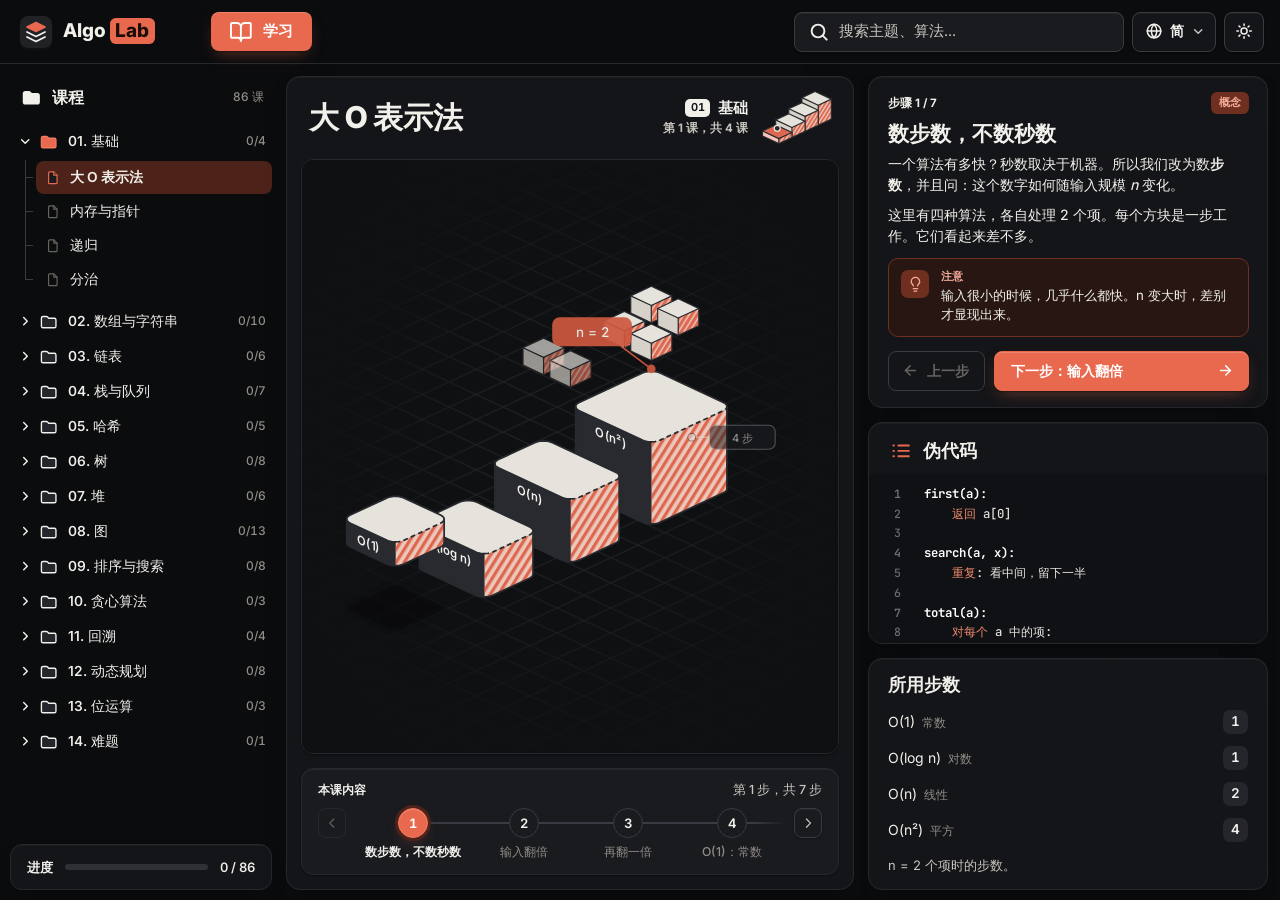
<file: apps/byte-sized-algorithms/index.html>
<!doctype html>
<html lang="en">
  <head>
    <meta charset="UTF-8" />
    <link rel="icon" type="image/svg+xml" href="./favicon.svg" />
    <link rel="apple-touch-icon" href="./apple-touch-icon.png" />
    <meta name="viewport" content="width=device-width, initial-scale=1.0" />
    <meta name="color-scheme" content="light dark" />
    <meta name="theme-color" content="#f7f4ee" />

    <meta name="description" content="Learn data structures and algorithms in 86 short lessons. Each one is a step-by-step walkthrough with an isometric diagram that moves as you go." />
    <link rel="canonical" href="https://deus-088.github.io/secnotes/apps/byte-sized-algorithms/" />

    <!-- How a link to the site is shown when it is shared. -->
    <meta property="og:type" content="website" />
    <meta property="og:site_name" content="Algo Lab" />
    <meta property="og:title" content="Algo Lab · Data structures and algorithms, step by step" />
    <meta property="og:description" content="86 short lessons, each a step-by-step walkthrough with an isometric diagram that moves as you go." />
    <meta property="og:url" content="https://deus-088.github.io/secnotes/apps/byte-sized-algorithms/" />
    <meta property="og:image" content="https://deus-088.github.io/secnotes/apps/byte-sized-algorithms/og.png" />
    <meta property="og:image:width" content="1200" />
    <meta property="og:image:height" content="630" />
    <meta property="og:image:alt" content="Algo Lab: an isometric diagram of a stack, with the words “Data structures and algorithms, step by step”." />
    <meta name="twitter:card" content="summary_large_image" />
    <meta name="twitter:title" content="Algo Lab · Data structures and algorithms, step by step" />
    <meta name="twitter:description" content="86 short lessons, each a step-by-step walkthrough with an isometric diagram that moves as you go." />
    <meta name="twitter:image" content="https://deus-088.github.io/secnotes/apps/byte-sized-algorithms/og.png" />
    <meta name="twitter:creator" content="@DilumSanjaya" />

    <script src="./defaults.js"></script>
    <script>
      // Settle the theme before anything is drawn: the learner's choice if
      // they have made one, the system's otherwise.
      (function () {
        var theme = null;
        try {
          theme = localStorage.getItem('algolab:theme');
        } catch (error) {}
        if (theme !== 'dark' && theme !== 'light') theme = matchMedia('(prefers-color-scheme: dark)').matches ? 'dark' : 'light';
        document.documentElement.dataset.theme = theme;
        if (theme === 'dark') document.querySelector('meta[name="theme-color"]').content = '#0b0c0e';
      })();
    </script>
    <title>Algo Lab · Data structures and algorithms, step by step</title>
    <script type="module" crossorigin src="./assets/index-BKyL8mWK.js"></script>
    <link rel="stylesheet" crossorigin href="./assets/index-Y6bcg-HW.css">
    <link rel="modulepreload" crossorigin href="./assets/basics-D71IzsaR.js">
    <link rel="modulepreload" crossorigin href="./assets/scene-BZ2kI7q5.js">
  </head>
  <body>
    <div id="app"></div>
  </body>
</html>
</file>
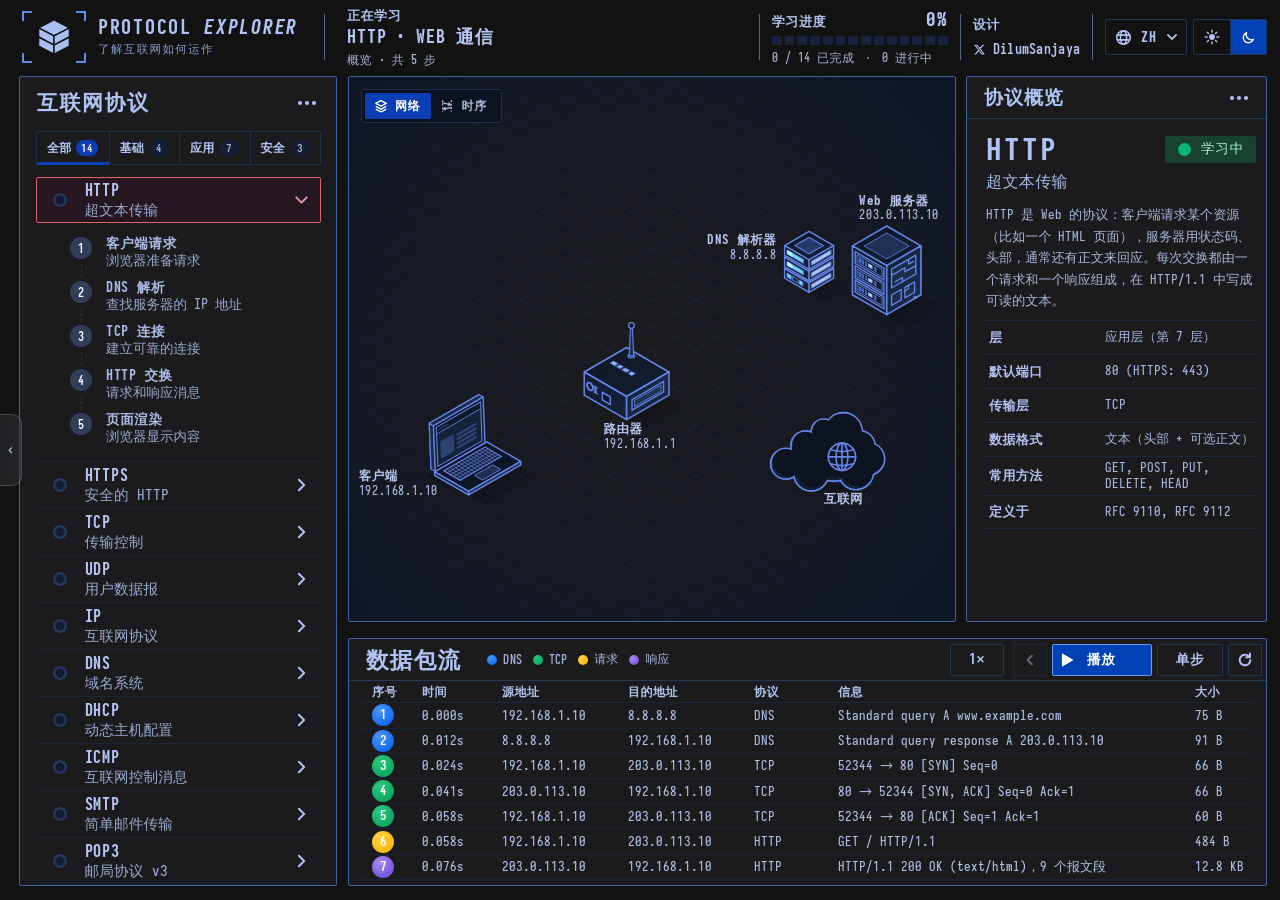
<file: apps/protocol-explorer/index.html>
<!doctype html>
<html lang="en">
  <head>
    <meta charset="UTF-8" />
    <meta http-equiv="Content-Security-Policy" content="default-src 'self'; script-src 'self' 'sha256-4J6qRxUH3EE6EttPQcVNF3iYSz+NRqcAwKdQbCjQK5w='; style-src 'self' 'unsafe-inline'; img-src 'self' data:; font-src 'self'; connect-src 'self'; manifest-src 'self'; object-src 'none'; base-uri 'self'; form-action 'none'" />
    <meta name="viewport" content="width=device-width, initial-scale=1.0, viewport-fit=cover" />
    <title>Protocol Explorer · Learn how the internet works</title>
    <meta
      name="description"
      content="Watch the internet work, packet by packet. Interactive lessons on HTTP, HTTPS, TCP, UDP, IP, DNS, DHCP, ICMP, SMTP, POP3, IMAP, FTP, SSH and TLS, with every packet decoded byte by byte. In English, Spanish, Portuguese, French, German, Turkish, Indonesian, Japanese, Chinese (Simplified and Traditional), Korean, Hindi, Arabic and Hebrew."
    />
    <meta name="author" content="Dilum Sanjaya" />
    <meta name="color-scheme" content="light dark" />
    <meta name="theme-color" content="#fdfdfe" media="(prefers-color-scheme: light)" />
    <meta name="theme-color" content="#121212" media="(prefers-color-scheme: dark)" />
    <link rel="canonical" href="https://protocol-explorer-alpha.vercel.app/" />
    <link rel="icon" href="./favicon.ico" sizes="16x16 32x32 48x48" />
    <link rel="icon" href="./favicon.svg" type="image/svg+xml" />
    <link rel="apple-touch-icon" href="./apple-touch-icon.png" />
    <link rel="manifest" href="./site.webmanifest" />

    <!-- sharing: the card is public/og.png (drawn by scripts/brand-assets.mjs) -->
    <meta property="og:type" content="website" />
    <meta property="og:site_name" content="Protocol Explorer" />
    <meta property="og:title" content="Protocol Explorer · Learn how the internet works" />
    <meta property="og:description" content="Watch the internet work, packet by packet: interactive lessons from DNS and TCP to TLS, with every packet decoded byte by byte." />
    <meta property="og:url" content="https://protocol-explorer-alpha.vercel.app/" />
    <meta property="og:image" content="https://protocol-explorer-alpha.vercel.app/og.png" />
    <meta property="og:image:type" content="image/png" />
    <meta property="og:image:width" content="1200" />
    <meta property="og:image:height" content="630" />
    <meta property="og:image:alt" content="Protocol Explorer: a network diagram with a TLS Server Hello packet travelling from the internet to a laptop's router." />
    <meta property="og:locale" content="en_US" />
    <meta property="og:locale:alternate" content="es_ES" />
    <meta property="og:locale:alternate" content="pt_BR" />
    <meta property="og:locale:alternate" content="fr_FR" />
    <meta property="og:locale:alternate" content="de_DE" />
    <meta property="og:locale:alternate" content="tr_TR" />
    <meta property="og:locale:alternate" content="id_ID" />
    <meta property="og:locale:alternate" content="ja_JP" />
    <meta property="og:locale:alternate" content="zh_CN" />
    <meta property="og:locale:alternate" content="zh_TW" />
    <meta property="og:locale:alternate" content="ko_KR" />
    <meta property="og:locale:alternate" content="hi_IN" />
    <meta property="og:locale:alternate" content="ar_AR" />
    <meta property="og:locale:alternate" content="he_IL" />
    <meta name="twitter:card" content="summary_large_image" />
    <meta name="twitter:creator" content="@DilumSanjaya" />
    <meta name="twitter:title" content="Protocol Explorer · Learn how the internet works" />
    <meta name="twitter:description" content="Watch the internet work, packet by packet: interactive lessons from DNS and TCP to TLS, with every packet decoded byte by byte." />
    <meta name="twitter:image" content="https://protocol-explorer-alpha.vercel.app/og.png" />
    <meta name="twitter:image:alt" content="Protocol Explorer: a network diagram with a TLS Server Hello packet travelling from the internet to a laptop's router." />
    <script type="application/ld+json">
      {
        "@context": "https://schema.org",
        "@type": "WebApplication",
        "name": "Protocol Explorer",
        "url": "https://protocol-explorer-alpha.vercel.app/",
        "description": "Interactive lessons on how internet protocols work, with every packet decoded byte by byte.",
        "applicationCategory": "EducationalApplication",
        "operatingSystem": "Any",
        "inLanguage": ["en", "es", "pt-BR", "fr", "de", "tr", "id", "ja", "zh-CN", "zh-TW", "ko", "hi", "ar", "he"],
        "isAccessibleForFree": true,
        "offers": { "@type": "Offer", "price": "0", "priceCurrency": "USD" },
        "author": { "@type": "Person", "name": "Dilum Sanjaya", "url": "https://x.com/DilumSanjaya" }
      }
    </script>

    <script>
      // the theme, before anything is drawn: the one chosen last time, or the system's
      try {
        const saved = localStorage.getItem('protocol-explorer:theme')
        const dark = saved ? saved === 'dark' : matchMedia('(prefers-color-scheme: dark)').matches
        document.documentElement.dataset.theme = dark ? 'dark' : 'light'
        if (saved) for (const meta of document.querySelectorAll('meta[name="theme-color"]')) meta.content = dark ? '#0b1020' : '#fdfdfe'
      } catch {
        document.documentElement.dataset.theme = 'light'
      }
    </script>
    <script src="./pe-defaults.js"></script>
    <script type="module" crossorigin src="./assets/index-4NePqLyW.js"></script>
    <link rel="stylesheet" crossorigin href="./assets/index-D7FMEo1m.css">
    <link rel="stylesheet" href="./assets/pe-overrides.css">
  </head>
  <body>
    <div id="app"></div>
    <noscript>
      <p style="margin: 40px; font: 16px/1.5 ui-monospace, monospace; color: #00238a">
        Protocol Explorer animates packets as they travel the network, so it needs JavaScript. Please turn it on to start the lessons.
      </p>
    </noscript>

    <!-- 博客整合：返回入口。原站 CSP 为 script-src 'self' + 单一 hash，
         引外部脚本会被拦，所以这里只用内联样式 + 普通链接。
         位置贴着屏幕左边缘（实测侧栏列表从 x=31 起），固定在页面任意角落都会压住
         协议列表项或包表数据，只有这条 22px 的边缘带是真正空白。 -->
    <a class="pe-back" href="../../index.html" aria-label="返回博客首页" title="返回博客">&lsaquo;</a>
    <style>
      .pe-back {
        position: fixed; left: 0; top: 50%; transform: translateY(-50%);
        z-index: 9999;
        display: flex; align-items: center; justify-content: center;
        width: 22px; height: 72px;
        border-radius: 0 10px 10px 0;
        font: 700 15px/1 ui-monospace, SFMono-Regular, Menlo, Consolas, monospace;
        text-decoration: none;
        color: #00238a; background: rgba(0, 35, 138, .05);
        border: 1px solid rgba(0, 35, 138, .22); border-left: 0;
        -webkit-backdrop-filter: blur(8px); backdrop-filter: blur(8px);
        opacity: .8; transition: opacity .18s, width .18s;
      }
      .pe-back:hover, .pe-back:focus-visible {
        opacity: 1; width: 32px;
        background: rgba(0, 35, 138, .12);
      }
      html[data-theme="dark"] .pe-back {
        color: #cfe0ff; background: rgba(232, 238, 255, .09);
        border-color: rgba(232, 238, 255, .26);
      }
      html[data-theme="dark"] .pe-back:hover,
      html[data-theme="dark"] .pe-back:focus-visible { background: rgba(232, 238, 255, .2); }
      @media (max-width: 700px) {
        .pe-back { width: 18px; height: 56px; font-size: 13px; }
        .pe-back:hover, .pe-back:focus-visible { width: 26px; }
      }
      @media (prefers-reduced-motion: reduce) { .pe-back { transition: none; } }

      /* file:// 直接双击本文件时：浏览器会以 CORS 为由拦掉 ES module，#app 永远是空的。
         用 :empty 兜底一句人话（挂载成功后有子节点，这段自动消失）。
         延迟 1.6s 才淡入，正常加载时不会闪。 */
      #app:empty::after {
        content: "Protocol Explorer 需要 HTTP 环境\A\A 浏览器不允许 file:// 页面加载 ES module。\A 请在博客根目录执行：python -m http.server 8080\A 然后访问 http://127.0.0.1:8080/apps/protocol-explorer/";
        position: fixed; inset: 0;
        display: flex; align-items: center; justify-content: center;
        padding: 40px; box-sizing: border-box;
        text-align: center; white-space: pre-line;
        font: 400 14px/2 ui-monospace, SFMono-Regular, Menlo, Consolas, monospace;
        color: #00238a; background: #fdfdfe;
        opacity: 0; animation: pe-fallback 0.3s ease 1.6s forwards;
      }
      html[data-theme="dark"] #app:empty::after { color: #9db0d8; background: #121212; }
      @keyframes pe-fallback { to { opacity: 1; } }
      @media (prefers-reduced-motion: reduce) {
        #app:empty::after { animation: none; opacity: 1; }
      }
    </style>
  </body>
</html>
</file>
<file: apps/byte-sized-algorithms/assets/index-Y6bcg-HW.css>
@font-face{font-family:Inter Variable;font-style:normal;font-display:swap;font-weight:100 900;src:url(./inter-cyrillic-ext-CfYZpDVp.woff2)format("woff2-variations");unicode-range:U+460-52F,U+1C80-1C8A,U+20B4,U+2DE0-2DFF,U+A640-A69F,U+FE2E-FE2F}@font-face{font-family:Inter Variable;font-style:normal;font-display:swap;font-weight:100 900;src:url(./inter-cyrillic-BFQXbQ-f.woff2)format("woff2-variations");unicode-range:U+301,U+400-45F,U+490-491,U+4B0-4B1,U+2116}@font-face{font-family:Inter Variable;font-style:normal;font-display:swap;font-weight:100 900;src:url(./inter-greek-BM0NlUE_.woff2)format("woff2-variations");unicode-range:U+370-377,U+37A-37F,U+384-38A,U+38C,U+38E-3A1,U+3A3-3FF}@font-face{font-family:Inter Variable;font-style:normal;font-display:swap;font-weight:100 900;src:url(./inter-vietnamese-Ci9T9ieq.woff2)format("woff2-variations");unicode-range:U+102-103,U+110-111,U+128-129,U+168-169,U+1A0-1A1,U+1AF-1B0,U+300-301,U+303-304,U+308-309,U+323,U+329,U+1EA0-1EF9,U+20AB}@font-face{font-family:JetBrains Mono Variable;font-style:normal;font-display:swap;font-weight:100 800;src:url([data-uri])format("woff2-variations");unicode-range:U+460-52F,U+1C80-1C8A,U+20B4,U+2DE0-2DFF,U+A640-A69F,U+FE2E-FE2F}@font-face{font-family:JetBrains Mono Variable;font-style:normal;font-display:swap;font-weight:100 800;src:url(./jetbrains-mono-cyrillic-D73BlboJ.woff2)format("woff2-variations");unicode-range:U+301,U+400-45F,U+490-491,U+4B0-4B1,U+2116}@font-face{font-family:JetBrains Mono Variable;font-style:normal;font-display:swap;font-weight:100 800;src:url(./jetbrains-mono-greek-Bw9x6K1M.woff2)format("woff2-variations");unicode-range:U+370-377,U+37A-37F,U+384-38A,U+38C,U+38E-3A1,U+3A3-3FF}@font-face{font-family:JetBrains Mono Variable;font-style:normal;font-display:swap;font-weight:100 800;src:url(./jetbrains-mono-vietnamese-Bt-aOZkq.woff2)format("woff2-variations");unicode-range:U+102-103,U+110-111,U+128-129,U+168-169,U+1A0-1A1,U+1AF-1B0,U+300-301,U+303-304,U+308-309,U+323,U+329,U+1EA0-1EF9,U+20AB}@font-face{font-family:Inter Variable;font-style:normal;font-display:swap;font-weight:100 900;src:url(./inter-latin-BwkfbSeq.woff2)format("woff2-variations");unicode-range:U+??,U+131,U+152-153,U+2BB-2BC,U+2C6,U+2DA,U+2DC,U+304,U+308,U+329,U+2000-206F,U+20AC,U+2122,U+2191,U+2193,U+2212,U+2215,U+FEFF,U+FFFD}@font-face{font-family:Inter Variable;font-style:normal;font-display:swap;font-weight:100 900;src:url(./inter-latin-ext-DpK-iCPk.woff2)format("woff2-variations");unicode-range:U+100-2BA,U+2BD-2C5,U+2C7-2CC,U+2CE-2D7,U+2DD-2FF,U+304,U+308,U+329,U+1D00-1DBF,U+1E00-1E9F,U+1EF2-1EFF,U+2020,U+20A0-20AB,U+20AD-20C0,U+2113,U+2C60-2C7F,U+A720-A7FF}@font-face{font-family:JetBrains Mono Variable;font-style:normal;font-display:swap;font-weight:100 800;src:url(./jetbrains-mono-latin-B9CIFXIH.woff2)format("woff2-variations");unicode-range:U+??,U+131,U+152-153,U+2BB-2BC,U+2C6,U+2DA,U+2DC,U+304,U+308,U+329,U+2000-206F,U+20AC,U+2122,U+2191,U+2193,U+2212,U+2215,U+FEFF,U+FFFD}@font-face{font-family:JetBrains Mono Variable;font-style:normal;font-display:swap;font-weight:100 800;src:url(./jetbrains-mono-latin-ext-DBQx-q_a.woff2)format("woff2-variations");unicode-range:U+100-2BA,U+2BD-2C5,U+2C7-2CC,U+2CE-2D7,U+2DD-2FF,U+304,U+308,U+329,U+1D00-1DBF,U+1E00-1E9F,U+1EF2-1EFF,U+2020,U+20A0-20AB,U+20AD-20C0,U+2113,U+2C60-2C7F,U+A720-A7FF}:root{--lightningcss-light:initial;--lightningcss-dark: ;color-scheme:light;--page:#f7f4ee;--paper:#f7f4ee;--paper-raised:#f9f7f2;--paper-sunk:#e9e3da;--paper-sunk-strong:#e1dbd2;--line:#dfdbd2;--line-soft:#e7e3db;--line-strong:#cfc9bf;--ink:#2a2b2f;--ink-2:#434247;--ink-3:#77746f;--ink-4:#a5a19a;--coral:#e2705a;--coral-deep:#d6624b;--coral-300:#f3bcae;--coral-200:#f7cec0;--coral-100:#fae0d6;--coral-50:#fcece5;--coral-ink:#7c2717;--code-bg:#2d2e32;--code-fg:#e9e6e0;--code-dim:#a3a7b8;--code-gutter:#7c7e87;--code-kw:#f08a6d;--code-str:#e6c477;--code-type:#93cfc6;--font-sans:"Inter Variable", "Inter", var(--script-fonts,ui-sans-serif), ui-sans-serif, system-ui, -apple-system, "Segoe UI", sans-serif;--font-mono:"JetBrains Mono Variable", "JetBrains Mono", ui-monospace, "SF Mono", Menlo, Consolas, var(--script-fonts,monospace), monospace;--r-card:14px;--r-ctl:8px;--r-chip:7px;--shadow-card:0 1px 0 #ffffffbf inset, 0 1px 2px #4a3a280a, 0 6px 14px -8px #4a3a281f;--shadow-ctl:0 1px 0 #fffc inset, 0 1px 2px #4a3a280d;--shadow-coral:0 1px 0 #ffffff38 inset, 0 1px 2px #a03c2847, 0 4px 10px -4px #d45f4873;--shadow-pop:0 1px 0 #ffffffbf inset, 0 2px 4px #4a3a280f, 0 30px 60px -22px #4a3a2873;--hover:#2b2c300d;--veil:#e9e3da9e;--stage:var(--paper-raised);--grid-line:#d2cabd;--on-coral:#fff;--mark:var(--coral-200);--mark-ink:inherit;--brand-tile:var(--ink);--brand-line:var(--paper);--grain:.55;--grain-blend:multiply}:root[data-theme=dark]{--lightningcss-light: ;--lightningcss-dark:initial;color-scheme:dark;--page:#0b0c0e;--paper:#141518;--paper-raised:#1a1b1f;--paper-sunk:#24262b;--paper-sunk-strong:#2e3036;--line:#26282d;--line-soft:#1f2125;--line-strong:#383b42;--ink:#f2f0eb;--ink-2:#c8c5bf;--ink-3:#908d87;--ink-4:#66645f;--coral:#e8694e;--coral-deep:#f07a5f;--coral-300:#94402e;--coral-200:#6e2f21;--coral-100:#4c2219;--coral-50:#271612;--coral-ink:#f6ab98;--code-bg:#101114;--code-fg:#e9e6e0;--code-dim:#9da1b0;--code-gutter:#6c6e77;--code-kw:#f08a6d;--shadow-card:0 1px 0 #ffffff09 inset, 0 10px 24px -14px #000000b3;--shadow-ctl:0 1px 0 #ffffff0d inset, 0 1px 2px #0006;--shadow-coral:0 1px 0 #ffffff2e inset, 0 1px 2px #00000080, 0 6px 16px -6px #e8694e80;--shadow-pop:0 1px 0 #ffffff0d inset, 0 0 0 1px #00000080, 0 30px 70px -20px #000000d9;--hover:#ffffff0f;--veil:#060708a8;--stage:#0f1012;--grid-line:#212327;--mark:var(--coral);--mark-ink:#1c0d09;--brand-tile:#202226;--brand-line:#f2f0eb;--grain:.22;--grain-blend:soft-light}:root:lang(zh-Hans){--script-fonts:"PingFang SC", "Hiragino Sans GB", "Microsoft YaHei UI", "Microsoft YaHei", "Noto Sans SC", "Noto Sans CJK SC", "Source Han Sans SC"}:root:lang(zh-Hant){--script-fonts:"PingFang TC", "Microsoft JhengHei UI", "Microsoft JhengHei", "Noto Sans TC", "Noto Sans CJK TC", "Source Han Sans TC"}:root:lang(ja){--script-fonts:"Hiragino Sans", "Hiragino Kaku Gothic ProN", "Yu Gothic UI", "Meiryo UI", "Meiryo", "Noto Sans JP", "Noto Sans CJK JP"}:root:lang(ko){--script-fonts:"Apple SD Gothic Neo", "Malgun Gothic", "Noto Sans KR", "Noto Sans CJK KR"}:root:lang(hi){--script-fonts:"Kohinoor Devanagari", "Nirmala UI", "Noto Sans Devanagari", "Mangal"}:root:lang(ar){--script-fonts:"SF Arabic", "Geeza Pro", "Segoe UI", "Noto Sans Arabic", "Noto Naskh Arabic", Tahoma}:root:lang(he){--script-fonts:"SF Hebrew", "Arial Hebrew", "Segoe UI", "Noto Sans Hebrew", Arial}:lang(zh),:lang(ja),:lang(ko),:lang(hi),:lang(ar){letter-spacing:normal!important}*,:before,:after{box-sizing:border-box}html,body{height:100%}body{background:var(--page);color:var(--ink);font-family:var(--font-sans);font-feature-settings:"cv11", "ss03", "calt";-webkit-font-smoothing:antialiased;-moz-osx-font-smoothing:grayscale;text-rendering:optimizelegibility;margin:0;font-size:15px;line-height:1.4;overflow-x:hidden}body:after{content:"";z-index:100;pointer-events:none;mix-blend-mode:var(--grain-blend);opacity:var(--grain);background-image:url("data:image/svg+xml,%3Csvg xmlns='http://www.w3.org/2000/svg' width='260' height='260'%3E%3Cfilter id='n' x='0' y='0' width='100%25' height='100%25'%3E%3CfeTurbulence type='fractalNoise' baseFrequency='.85' numOctaves='3' stitchTiles='stitch'/%3E%3CfeColorMatrix values='0 0 0 0 .42 0 0 0 0 .36 0 0 0 0 .28 0 0 0 .16 0'/%3E%3C/filter%3E%3Crect width='100%25' height='100%25' filter='url(%23n)'/%3E%3C/svg%3E");position:fixed;inset:0}h1,h2,h3,p,ul,ol,pre{margin:0}ul,ol{padding:0;list-style:none}button,input{font:inherit;color:inherit}button{cursor:pointer;background:0 0;border:0;padding:0}a{color:inherit;text-decoration:none}svg{display:block}.icon{fill:none;stroke:currentColor;stroke-width:1.9px;stroke-linecap:round;stroke-linejoin:round;flex:none;width:1.25em;height:1.25em}.sr-only{clip-path:inset(50%);white-space:nowrap;width:1px;height:1px;position:absolute;overflow:hidden}:focus-visible{outline:2px solid var(--coral);outline-offset:2px}.app{grid-template-rows:auto minmax(0,1fr);grid-template-columns:minmax(0,1fr);min-width:1260px;height:100vh;min-height:860px;display:grid}.topbar{border-bottom:1px solid var(--line);align-items:center;height:64px;padding:0 16px 0 20px;display:flex}.brand{flex:none;align-items:center;gap:11px;display:flex}.brand__mark{border-radius:8px;width:32px;height:32px;box-shadow:0 2px 5px -2px #2b2c3073}.brand__name{letter-spacing:-.035em;white-space:nowrap;font-size:19px;font-weight:780}mark{background:var(--mark);color:var(--mark-ink);border-radius:.3em;padding:.05em .28em .1em}.nav{flex:none;align-items:center;gap:clamp(2px,.5vw,12px);margin-inline-start:clamp(28px,22vw - 225px,200px);display:flex}.nav__item{border-radius:var(--r-ctl);letter-spacing:-.012em;align-items:center;gap:10px;height:39px;padding:0 clamp(11px,.95vw,18px);font-size:14.8px;font-weight:650;transition:background-color .15s;display:flex}.nav__item .icon{font-size:19px}.nav__item:hover{background:var(--hover)}.nav__item.is-active{background:var(--coral);color:#fff;box-shadow:var(--shadow-coral);margin-inline-end:4px;padding:0 19px 0 18px}.topbar__tools{flex:1;justify-content:flex-end;align-items:center;gap:8px;min-width:0;margin-inline-start:24px;display:flex}.search{border:1px solid var(--line-strong);border-radius:var(--r-ctl);background:var(--paper-raised);min-width:150px;height:40px;box-shadow:var(--shadow-ctl);flex:0 330px;align-items:center;gap:10px;padding:0 9px 0 13px;transition:border-color .15s;display:flex}.search:hover{border-color:var(--ink-4)}.search .icon{stroke-width:2.1px;font-size:17.5px}.search__hint{min-width:0;color:var(--ink-2);text-align:start;text-overflow:ellipsis;white-space:nowrap;flex:1;font-size:14.5px;overflow:hidden}kbd{border:1px solid var(--line-strong);background:var(--paper);font-family:var(--font-sans);letter-spacing:.01em;color:var(--ink-2);white-space:nowrap;border-radius:6px;flex:none;padding:3px 7px;font-size:11px;font-weight:560}.tool-btn{border:1px solid var(--line-strong);border-radius:var(--r-ctl);background:var(--paper);height:40px;box-shadow:var(--shadow-ctl);letter-spacing:.01em;flex:none;align-items:center;gap:7px;padding:0 10px 0 12px;font-size:13.5px;font-weight:650;transition:background-color .15s;display:flex}.tool-btn:hover{background:var(--paper-raised)}.tool-btn .icon{stroke-width:2px;font-size:14.5px}.tool-btn .tool-btn__caret{stroke-width:2.4px;color:var(--ink-2);font-size:11.5px}.tool-btn--icon{justify-content:center;width:40px;padding:0}.author{flex:none;align-items:center;gap:9px;margin-inline-start:6px;display:flex}.author__mark{border-radius:var(--r-ctl);background:var(--brand-tile);width:34px;height:34px;color:var(--brand-line);place-items:center;font-size:15px;display:grid;box-shadow:0 2px 5px -2px #2b2c3073}.author__text{line-height:1.2;display:grid}.author__text small{letter-spacing:.01em;color:var(--ink-2);font-size:10.5px;font-weight:500}.author__text b{letter-spacing:-.01em;font-size:12.5px;font-weight:700}.author__text mark{margin-left:-.28em}.author:hover .author__text mark{background:var(--coral-300)}@media (width<=1480px){.search kbd{display:none}}@media (width<=1340px){.author__text{display:none}}.workspace{grid-template-columns:clamp(262px,14.2vw,276px) minmax(0,1fr) clamp(400px,23.5vw,440px);gap:14px;min-height:0;padding:12px 12px 10px 10px;display:grid}.sidebar{flex-direction:column;min-height:0;display:flex}.sidebar__head{align-items:center;gap:10px;height:42px;padding:0 8px 0 11px;display:flex}.sidebar__head h2{letter-spacing:-.028em;flex:1;font-size:16px;font-weight:750}.sidebar__head span{color:var(--ink-3);font-size:12px;font-weight:500}.sidebar__icon{fill:var(--ink);stroke:var(--ink);font-size:16.5px}.tree{scrollbar-width:thin;scrollbar-color:var(--line-strong) transparent;flex:1;min-height:0;margin-top:6px;padding-bottom:12px;overflow-y:auto}.tree__row{border-radius:var(--r-ctl);text-align:start;align-items:center;width:100%;height:35px;padding-block:0;padding-inline:8px 6px;transition:background-color .15s;display:flex}.tree__row:hover{background:var(--hover)}.tree__caret{stroke-width:2.4px;margin-inline-end:7px;font-size:11.5px;transition:transform .15s}.tree__chapter.is-open .tree__caret{transform:rotate(90deg)}.tree__folder{fill:var(--paper-sunk);stroke-width:1.7px;margin-inline-end:9px;font-size:15.5px}.tree__chapter.is-current .tree__folder{fill:var(--coral);stroke:var(--coral-deep)}.tree__title{letter-spacing:-.016em;text-overflow:ellipsis;white-space:nowrap;flex:1;min-width:0;font-size:13.8px;font-weight:560;overflow:hidden}.tree__count{font-variant-numeric:tabular-nums;color:var(--ink-3);flex:none;margin-inline-start:6px;font-size:12px;font-weight:500}.tree__fold{grid-template-rows:0fr;transition:grid-template-rows .36s cubic-bezier(.3,.7,.2,1);display:grid}.tree__chapter.is-open .tree__fold{grid-template-rows:1fr}.tree__lessons{opacity:0;visibility:hidden;gap:1px;min-height:0;margin:0;margin-inline-start:15px;padding:0;padding-inline-start:11px;transition:opacity .3s,margin .36s,padding .36s,visibility 0s .36s;display:grid;position:relative;overflow:hidden}.tree__chapter.is-open .tree__lessons{opacity:1;visibility:visible;margin:1px 0 7px 15px;padding:1px 0 1px 11px;transition:opacity .3s 60ms,margin .36s,padding .36s}@media (prefers-reduced-motion:reduce){.tree__fold,.tree__lessons,.tree__chapter.is-open .tree__lessons{transition:none}}.tree__lessons:before{content:"";top:0;bottom:17px;background:var(--line-strong);width:1px;position:absolute;inset-inline-start:0}.tree__lessons li{position:relative}.tree__lessons li:before{content:"";top:16px;background:var(--line-strong);width:8px;height:1px;position:absolute;inset-inline-start:-11px}.tree__lesson{border-radius:var(--r-ctl);letter-spacing:-.012em;min-height:33px;color:var(--ink-2);align-items:center;gap:9px;padding:5px 8px 5px 9px;font-size:13.8px;font-weight:500;line-height:1.25;transition:background-color .15s;display:flex}.tree__lesson:hover{background:var(--hover)}.tree__lesson .icon{stroke-width:1.8px;color:var(--ink-4);font-size:12.5px}.tree__lesson.is-soon{color:var(--ink-4);cursor:default}.tree__lesson.is-soon:hover{background:0 0}.tree__lesson.is-soon .icon{color:var(--line-strong)}a.tree__lesson{color:var(--ink)}.tree__lesson.is-done .icon{color:var(--coral)}.tree__lesson.is-active{background:var(--coral-100);color:var(--ink);font-weight:620}.tree__lesson.is-active .icon{color:var(--coral);fill:var(--paper-raised)}.progress-pill{border:1px solid var(--line);background:var(--paper);height:46px;box-shadow:var(--shadow-card);border-radius:12px;flex:none;align-items:center;gap:12px;padding:0 16px;font-size:13px;display:flex}.progress-pill strong{letter-spacing:-.014em;font-weight:700}.progress-pill .meter{flex:1}.progress-pill__count{font-variant-numeric:tabular-nums;white-space:nowrap;font-weight:560}.meter{background:var(--paper-sunk-strong);border-radius:3px;height:6px;display:block;overflow:hidden}.meter span{background:var(--coral);border-radius:3px;height:100%;transition:width .5s;display:block}.lesson{flex-direction:column;gap:14px;min-width:0;min-height:0;padding:0 14px 14px;display:flex;container:lesson/inline-size}.lesson__head{flex:none;justify-content:space-between;align-items:center;gap:24px;padding:13px 6px 0 8px;display:flex}.lesson__head h1{letter-spacing:-.03em;min-width:0;font-size:38px;font-weight:800;line-height:1.12}@container lesson (width<=700px){.lesson__head h1{font-size:30px}}.trail{flex:none;align-items:center;gap:13px;display:flex}.trail__text{justify-items:end;gap:4px;display:grid}.trail__chapter{letter-spacing:-.016em;white-space:nowrap;align-items:center;gap:8px;font-size:14.5px;font-weight:650;line-height:1.2;display:flex}.trail__num{background:var(--ink);color:var(--paper);font-variant-numeric:tabular-nums;letter-spacing:.06em;border-radius:5px;padding:2px 5px 2px 6px;font-size:11px;font-weight:650}.trail__lesson{color:var(--ink-2);white-space:nowrap;font-size:10.8px}.is-fresh{animation:.5s cubic-bezier(.2,.7,.2,1) both fresh-in}.rail>.is-fresh:first-child{animation-delay:80ms}.rail>.is-fresh:nth-child(2){animation-delay:.18s}.rail>.is-fresh:nth-child(3){animation-delay:.28s}.steps.is-fresh{animation-delay:.14s}@keyframes fresh-in{0%{opacity:0;transform:translateY(8px)}}@media (prefers-reduced-motion:reduce){.is-fresh{animation:none}}.rail{scrollbar-width:thin;scrollbar-color:var(--line-strong) transparent;flex-direction:column;gap:14px;min-width:0;min-height:0;margin:0 -8px -10px;padding:0 8px 10px;display:flex;overflow-y:auto}.toast{z-index:95;background:var(--ink);height:42px;color:var(--paper);letter-spacing:-.01em;white-space:nowrap;opacity:0;pointer-events:none;border-radius:21px;align-items:center;gap:10px;padding-block:0;padding-inline:8px 18px;font-size:14px;font-weight:600;transition:opacity .2s ease-in,transform .2s ease-in;display:flex;position:fixed;top:74px;left:50%;transform:translate(-50%,-10px);box-shadow:0 10px 28px -10px #00000073,0 2px 6px #0000002e}.toast.is-on{opacity:1;transition:opacity .22s ease-out,transform .32s cubic-bezier(.2,.9,.3,1.2);transform:translate(-50%)}.toast.is-nudged{animation:.3s ease-out toast-nudge}.toast__icon{background:var(--coral);width:26px;height:26px;color:var(--on-coral);border-radius:50%;place-items:center;font-size:12px;display:grid}@keyframes toast-nudge{40%{transform:translate(-50%)scale(1.045)}}@media (prefers-reduced-motion:reduce){.toast,.toast.is-on{transition:none}.toast.is-nudged{animation:none}}.langs{z-index:92;position:fixed;inset:0}.langs[hidden]{display:none}.langs__panel{border:1px solid var(--line-strong);border-radius:var(--r-card);background:var(--paper-raised);width:560px;max-width:calc(100vw - 16px);max-height:calc(100dvh - 90px);box-shadow:var(--shadow-pop);padding:14px 12px 12px;animation:.18s cubic-bezier(.2,.8,.2,1) finder-in;position:fixed;overflow-y:auto}.langs__head{border-bottom:1px solid var(--line);color:var(--ink-3);margin-bottom:8px;padding:0 6px 10px}.langs__list{grid-template-rows:repeat(var(--rows), auto);grid-auto-columns:minmax(0,1fr);grid-auto-flow:column;gap:2px 8px;display:grid}.langs__item{text-align:start;border:1px solid #0000;border-radius:10px;align-items:center;gap:11px;width:100%;min-height:46px;padding:5px 10px 5px 6px;transition:background-color .15s,border-color .15s;display:flex}.langs__item:hover,.langs__item:focus-visible{background:var(--hover)}.langs__item:focus-visible{outline:2px solid var(--coral);outline-offset:-2px}.langs__item.is-current{border-color:var(--coral-300);background:var(--coral-50)}.langs__badge{border:1px solid var(--line-strong);background:var(--paper);width:32px;height:32px;box-shadow:var(--shadow-ctl);letter-spacing:.04em;color:var(--ink-2);border-radius:8px;flex:none;place-items:center;font-size:11px;font-weight:680;display:grid}.langs__item.is-current .langs__badge{border-color:var(--coral-deep);background:var(--coral);color:var(--on-coral)}.langs__badge .icon{stroke-width:2.6px;font-size:13px}.langs__names{flex:1;justify-items:start;min-width:0;line-height:1.25;display:grid}.langs__names b{text-align:start;letter-spacing:-.01em;text-overflow:ellipsis;white-space:nowrap;unicode-bidi:plaintext;font-size:14px;font-weight:650;overflow:hidden}.langs__names small{color:var(--ink-3);text-overflow:ellipsis;white-space:nowrap;font-size:12px;overflow:hidden}.langs__item.is-soon .langs__badge{box-shadow:none;color:var(--ink-4);border-style:dashed}.langs__item.is-soon .langs__names b{color:var(--ink-2)}.langs__soon{letter-spacing:.06em;text-transform:uppercase;color:var(--ink-4);flex:none;font-size:10.5px;font-weight:650}.finder{z-index:90;background:var(--veil);-webkit-backdrop-filter:blur(5px);backdrop-filter:blur(5px);justify-content:center;align-items:flex-start;padding:70px 24px 24px;animation:.16s ease-out finder-veil;display:flex;position:fixed;inset:0}.finder[hidden]{display:none}.finder__panel{border:1px solid var(--line-strong);border-radius:var(--r-card);background:var(--paper-raised);width:min(740px,100%);max-height:min(664px,100vh - 140px);box-shadow:var(--shadow-pop);flex-direction:column;animation:.2s cubic-bezier(.2,.8,.2,1) finder-in;display:flex;overflow:hidden}.finder__field{border-bottom:1px solid var(--line);cursor:text;flex:none;align-items:center;gap:12px;height:58px;padding:0 16px 0 20px;display:flex}.finder__field .icon{stroke-width:2.1px;color:var(--ink-2);font-size:18px}.finder__field input{letter-spacing:-.01em;background:0 0;border:0;outline:0;flex:1;min-width:0;font-size:16px}.finder__field input::placeholder{color:var(--ink-3);opacity:1}.finder__field input::-webkit-search-cancel-button{display:none}.finder__list{overscroll-behavior:contain;flex:1;min-height:0;padding:4px 10px 10px;scroll-padding:8px 0;overflow-y:auto}.finder__section{letter-spacing:.09em;text-transform:uppercase;color:var(--ink-3);justify-content:space-between;align-items:baseline;padding:14px 12px 7px 11px;font-size:11px;font-weight:680;display:flex}.finder__section span:last-child{letter-spacing:.01em;text-transform:none;font-weight:540}.finder__row{border:1px solid #0000;border-radius:10px;align-items:center;gap:13px;min-height:54px;padding:8px 12px 8px 10px;display:flex}.finder__row.is-selected{border-color:var(--coral-300);background:var(--coral-50)}.finder__tile{border:1px solid var(--line-strong);border-radius:var(--r-ctl);background:var(--paper);width:34px;height:34px;box-shadow:var(--shadow-ctl);color:var(--ink-3);flex:none;place-items:center;display:grid}.finder__tile .icon{stroke-width:1.8px;font-size:14.5px}.finder__tile.is-done{color:var(--coral)}.finder__row.is-selected .finder__tile{border-color:var(--coral-300);background:var(--paper-raised);color:var(--coral-deep)}.finder__text{flex-direction:column;flex:1;gap:2px;min-width:0;display:flex}.finder__title{align-items:baseline;gap:10px;min-width:0;display:flex}.finder__title b{letter-spacing:-.014em;text-overflow:ellipsis;white-space:nowrap;font-size:14.5px;font-weight:650;overflow:hidden}.finder__title small{color:var(--ink-3);white-space:nowrap;flex:none;font-size:11.5px;font-weight:500}.finder__sub{color:var(--ink-3);text-overflow:ellipsis;white-space:nowrap;font-size:12.8px;overflow:hidden}.finder mark{background:var(--coral-200);color:var(--ink);border-radius:.2em;padding:.05em 0 .1em}.finder__meta{font-variant-numeric:tabular-nums;color:var(--ink-3);flex:none;font-size:12px;font-weight:500}.finder__done{border:1.5px solid var(--coral);width:18px;height:18px;color:var(--coral);border-radius:50%;place-items:center;display:grid}.finder__done .icon{stroke-width:3.2px;font-size:8.5px}.finder__enter{border-color:var(--coral-300);background:var(--paper-raised);color:var(--coral-ink);display:none}.finder__row.is-selected .finder__enter{display:block}.finder__empty{color:var(--ink-3);text-align:center;flex-direction:column;gap:6px;padding:46px 24px 52px;font-size:13.5px;display:flex}.finder__empty b{color:var(--ink);font-size:15px;font-weight:650}.finder__foot{border-top:1px solid var(--line);background:var(--paper);height:42px;color:var(--ink-3);flex:none;align-items:center;gap:18px;padding:0 18px;font-size:12px;display:flex}.finder__foot span{align-items:center;gap:5px;display:flex}.finder__foot kbd{text-align:center;min-width:20px;padding:0 5px;font-size:10.5px;line-height:17px}.finder__foot .finder__count{font-variant-numeric:tabular-nums;margin-inline-start:auto}@keyframes finder-veil{0%{opacity:0}}@keyframes finder-in{0%{opacity:0;transform:translateY(-8px)scale(.985)}}@media (prefers-reduced-motion:reduce){.finder,.finder__panel{animation:none}}.card{border:1px solid var(--line);border-radius:var(--r-card);background:var(--paper);box-shadow:var(--shadow-card);position:relative}.panel{border:1px solid var(--line);background:var(--paper-raised);box-shadow:var(--shadow-ctl);border-radius:12px;position:relative}.eyebrow{letter-spacing:.075em;text-transform:uppercase;font-size:11.5px;font-weight:680;line-height:1.3}.card__title{letter-spacing:-.032em;font-size:17.5px;font-weight:750;line-height:1.2}.chip{border-radius:var(--r-chip);background:var(--coral-200);height:28px;color:var(--coral-ink);letter-spacing:-.01em;align-items:center;padding:0 10px;font-size:13.5px;font-weight:600;display:inline-flex}.chip--tag{letter-spacing:.07em;text-transform:uppercase;border-radius:6px;height:22px;padding:0 8px;font-size:10.5px;font-weight:700}.btn{border:1px solid var(--line-strong);border-radius:var(--r-ctl);background:var(--paper);height:40px;box-shadow:var(--shadow-ctl);letter-spacing:-.012em;white-space:nowrap;justify-content:center;align-items:center;gap:8px;padding:0 15px 0 13px;font-size:14px;font-weight:620;transition:background-color .15s;display:flex}.btn:hover{background:var(--paper-raised)}.btn .icon{stroke-width:2.2px;font-size:13.5px}.btn--primary{border-color:var(--coral);background:var(--coral);color:#fff;box-shadow:var(--shadow-coral)}.btn--primary:hover{background:var(--coral-deep)}.btn:disabled{color:var(--ink-4);box-shadow:none;cursor:default}.btn:disabled:hover{background:var(--paper)}.glyph{width:1em;height:1em}.system-view{background:var(--stage);isolation:isolate;flex:1;min-width:0;min-height:0;display:flex;overflow:hidden}.system-view:after{content:"";z-index:1;pointer-events:none;background:radial-gradient(ellipse 55% 60% at 50% 50%, transparent 30%, color-mix(in srgb, var(--stage) 45%, transparent) 58%, color-mix(in srgb, var(--stage) 86%, transparent) 82%, var(--stage) 100%);position:absolute;inset:0}.system-view__stage{flex:1;min-height:380px;margin:10px 8px;position:relative}.system-view__stage>svg{width:100%;height:100%;position:absolute;inset:0}.stage-grid{z-index:0;overflow:visible}.stage-grid path{fill:none;stroke:var(--grid-line);stroke-width:1px}.system-view__stage .scene{z-index:2}.steps{flex:none;padding:12px 16px 13px}.steps__head{justify-content:space-between;align-items:baseline;display:flex}.steps__head span{color:var(--ink-2);font-size:12.5px;font-weight:500}.steps__head .steps__keys{color:var(--ink-3);align-items:center;gap:4px;margin:0 12px 0 auto;font-size:11.5px;display:flex}.steps__keys kbd{padding:0 5px;font-size:10.5px;line-height:16px}@container lesson (width<=650px){.steps__head .steps__keys{display:none}}.steps__track{align-items:flex-start;gap:8px;margin-top:5px;display:flex}.steps__rail{--fade-earlier:0px;--fade-later:0px;overscroll-behavior-x:contain;scrollbar-width:none;min-width:0;-webkit-mask-image:linear-gradient(to right, transparent, #000 var(--fade-earlier), #000 calc(100% - var(--fade-later)), transparent);-webkit-mask-image:linear-gradient(to right, transparent, #000 var(--fade-earlier), #000 calc(100% - var(--fade-later)), transparent);mask-image:linear-gradient(to right, transparent, #000 var(--fade-earlier), #000 calc(100% - var(--fade-later)), transparent);flex:1;grid-auto-columns:minmax(max-content,1fr);grid-auto-flow:column;padding:4px 0 2px;display:grid;position:relative;overflow-x:auto}.steps__rail::-webkit-scrollbar{display:none}.steps__rail.has-earlier{--fade-earlier:30px}.steps__rail.has-later{--fade-later:30px}.steps__arrow{border:1px solid var(--line-strong);border-radius:var(--r-ctl);background:var(--paper-raised);width:28px;height:30px;box-shadow:var(--shadow-ctl);color:var(--ink-2);flex:none;place-items:center;margin-top:4px;font-size:13px;transition:border-color .15s,opacity .15s;display:grid}.steps__arrow[hidden]{display:none}.steps__arrow:hover:not(:disabled){border-color:var(--ink-4)}.steps__arrow:disabled{box-shadow:none;opacity:.4;cursor:default}.steps__item{min-width:104px;position:relative}.steps__item:before{content:"";background:var(--line-strong);height:1.5px;position:absolute;top:14.5px;left:0;right:0}.steps__item:first-child:before{left:50%}.steps__item:last-child:before{right:50%}.steps__item.is-done:before,.steps__item.is-active:last-child:before{background:var(--coral)}.steps__item.is-active:not(:first-child,:last-child):before{background:linear-gradient(to right, var(--coral) 50%, var(--line-strong) 0)}.steps__item button{justify-items:center;gap:6px;width:100%;padding:0 11px;display:grid;position:relative}.steps__num{border:1.5px solid var(--line-strong);background:var(--paper-raised);font-variant-numeric:tabular-nums;border-radius:50%;place-items:center;width:30px;height:30px;font-size:13px;font-weight:620;transition:border-color .25s,background-color .25s,color .25s,box-shadow .25s;display:grid}.steps__label{letter-spacing:-.01em;color:var(--ink-3);text-align:center;white-space:nowrap;font-size:12.8px;font-weight:500;line-height:1.25}.steps__label:after{content:attr(data-label);visibility:hidden;height:0;font-weight:680;display:block;overflow:hidden}@container lesson (width<=760px){.steps__label{font-size:12.2px}}.steps__item button:hover .steps__num{border-color:var(--ink-3)}.steps__item.is-done .steps__num{border-color:var(--coral);background:var(--coral-100);color:var(--coral-ink)}.steps__item.is-active .steps__num{border-color:var(--coral-deep);background:var(--coral);color:#fff;box-shadow:0 0 0 3px var(--coral-100), var(--shadow-coral)}.steps__item.is-active .steps__label{color:var(--ink);font-weight:680}.step-card{flex:none;padding:15px 18px 16px 19px}.step-card__pages{margin:0 -18px 0 -19px;padding:0 18px 0 19px;display:grid;overflow-x:clip}.step-card__page{visibility:hidden;grid-area:1/1;min-width:0}.step-card__page.is-current,.step-card__page.is-leaving{visibility:visible}.step-card__page.to-left{animation:.15s ease-in both page-to-left}.step-card__page.to-right{animation:.15s ease-in both page-to-right}.step-card__page.from-right{animation:.32s cubic-bezier(.2,.7,.2,1) .11s both page-from-right}.step-card__page.from-left{animation:.32s cubic-bezier(.2,.7,.2,1) .11s both page-from-left}@keyframes page-to-left{to{opacity:0;transform:translate(-30px)}}@keyframes page-to-right{to{opacity:0;transform:translate(30px)}}@keyframes page-from-right{0%{opacity:0;transform:translate(30px)}}@keyframes page-from-left{0%{opacity:0;transform:translate(-30px)}}.step-card__at{font-weight:inherit;display:inline-block}.step-card__head .chip[hidden]{display:none}.is-ticked{animation:.3s cubic-bezier(.2,.7,.2,1) tick-up}@keyframes tick-up{0%{opacity:0;transform:translateY(5px)}}@media (prefers-reduced-motion:reduce){.step-card__page,.is-ticked{animation:none!important}}.step-card__head{justify-content:space-between;align-items:center;min-height:22px;display:flex}.step-card__title{letter-spacing:-.032em;margin-top:7px;font-size:21px;font-weight:780;line-height:1.2}.step-card__body{letter-spacing:-.006em;gap:9px;margin-top:7px;font-size:14.2px;font-weight:440;line-height:21px;display:grid}.step-card__body strong{font-weight:700}.step-card__body code,.note code{font-family:var(--font-mono);font-size:.92em}.note{border:1px solid var(--coral-200);background:var(--coral-50);border-radius:10px;gap:12px;margin-top:12px;padding:11px 13px 12px 12px;display:flex}.note__icon{background:var(--coral-200);width:28px;height:28px;color:var(--coral-ink);border-radius:7px;flex:none;place-items:center;font-size:13.5px;display:grid}.note .eyebrow{color:var(--coral-ink);font-size:10.5px}.note p{letter-spacing:-.004em;margin-top:2px;font-size:13.3px;line-height:19px}.step-card__nav{gap:9px;margin-top:14px;display:flex}.step-card__nav .btn--primary{flex:1;justify-content:space-between;min-width:0;padding:0 14px 0 16px}.step-card__nav .btn--primary span{text-overflow:ellipsis;overflow:hidden}.btn--primary:disabled{border-color:var(--line-strong);background:var(--paper-sunk);color:var(--ink-3)}.btn--primary:disabled:hover{background:var(--paper-sunk)}.code-panel{flex-direction:column;flex:0 auto;min-height:140px;display:flex;overflow:hidden}.code-panel__head{flex:none;align-items:center;gap:10px;height:51px;padding:5px 12px 0 20px;display:flex}.code-panel__head .card__title{flex:1}.code-panel__icon{color:var(--coral);stroke-width:2px;font-size:19px}.code{border-radius:0 0 var(--r-card) var(--r-card);background:var(--code-bg);color:var(--code-fg);font-family:var(--font-mono);font-variant-ligatures:none;flex:0 auto;margin:0 -1px -1px;padding:10px 0 12px;font-size:12.3px;font-weight:470;line-height:19.8px;overflow:auto}.code code{font:inherit;display:block}.code{position:relative}.code__line{border-left:2px solid #0000;transition:opacity .3s,background-color .3s,border-color .3s;display:flex}.code.has-focus .code__line{opacity:.42}.code.has-focus .code__line.is-focus{border-left-color:var(--coral);opacity:1;background:#e2705a1c}.code__line>span{min-width:0;padding:0 14px 0 calc((var(--indent,0) + 2) * 1ch);text-indent:-2ch;white-space:pre-wrap;flex:1}.code__line i{text-align:right;width:31px;color:var(--code-gutter);-webkit-user-select:none;user-select:none;flex:none;margin-right:23px;font-size:11.5px;font-style:normal}.code__line.is-head{color:#fff;font-weight:650}.tok-kw{color:var(--code-kw)}.tok-op{color:var(--code-type)}.tok-com{color:var(--code-gutter);font-style:italic}.memory{flex:none;padding:14px 18px 14px 19px}.memory__head{align-items:center;gap:9px;display:flex}.memory__head .card__title{flex:1}.memory__icon{color:var(--coral);stroke-width:1.7px;font-size:19px}.memory__start{background:var(--ink);color:var(--paper);border-radius:6px;padding:3px 8px 3px 9px;font-size:11.5px;font-weight:500}.memory__start b{font-family:var(--font-mono);margin-inline-start:3px;font-weight:600}.memory table{border-collapse:separate;border-spacing:0 3px;width:100%;margin-top:10px;font-size:13px}.memory th{letter-spacing:.06em;text-align:start;text-transform:uppercase;color:var(--ink-3);padding:0 10px 2px;font-size:10.5px;font-weight:680}.memory td{background:var(--paper-sunk);height:28px;font-family:var(--font-mono);padding:0 10px;font-size:12.3px;transition:background-color .3s,color .3s}.memory td:first-child{border-radius:var(--r-chip) 0 0 var(--r-chip);color:var(--ink-2)}.memory td:last-child{border-radius:0 var(--r-chip) var(--r-chip) 0}.memory td.memory__value{font-family:var(--font-sans);font-size:14.5px;font-weight:700}.memory td.memory__order{font-family:var(--font-sans);color:var(--ink-2);font-weight:560}.memory__null{color:var(--ink-3)}.memory tr.is-new td,.memory tr.is-here td{background:var(--coral-100)}.memory tr.is-next td.memory__next{background:var(--coral-200);color:var(--coral-ink);font-weight:650}.memory tr.is-dead td{color:var(--ink-4);text-decoration:line-through}.search-card{flex:none;padding:15px 18px 16px 19px}.search-card__head{justify-content:space-between;align-items:center;display:flex}.search-card__cells{grid-auto-columns:minmax(0,1fr);grid-auto-flow:column;gap:4px;margin-top:13px;display:grid}.search-card__cells li{border-radius:var(--r-chip);background:var(--coral-200);height:38px;color:var(--coral-ink);letter-spacing:-.02em;border:1.5px solid #0000;place-items:center;font-size:15px;font-weight:700;transition:background-color .4s,color .4s,border-color .4s,transform .4s;display:grid}.search-card__cells li.is-out{background:var(--paper-sunk);color:var(--ink-4)}.search-card__cells li.is-mid{border-color:var(--coral-deep);transform:translateY(-4px)}.search-card__cells li.is-found{background:var(--coral);color:#fff;transform:translateY(-4px)}.search-card__count{letter-spacing:-.008em;margin-top:12px;font-size:14px}.search-card__count strong{letter-spacing:-.03em;font-size:22px;font-weight:780}.search-card__trail{align-items:center;gap:6px;margin-top:8px;display:flex}.search-card__trail li{font-variant-numeric:tabular-nums;align-items:center;gap:6px;font-size:12.5px;font-weight:650;display:flex}.search-card__trail li:after{content:"→";color:var(--ink-4);font-weight:400}.search-card__trail li:last-child{background:var(--ink);color:var(--paper);border-radius:5px;padding:1px 7px}.search-card__trail li:last-child:after{content:none}.scale-card{flex:none;padding:15px 18px 17px 19px;transition:border-color .4s,box-shadow .4s}.scale-card.is-lit{border-color:var(--coral);box-shadow:0 0 0 3px var(--coral-100), var(--shadow-card)}.scale-card__lede{color:var(--ink-2);margin-top:3px;font-size:13px}.scale-card dl{gap:8px;margin:12px 0 0;display:grid}.scale-card dl>div{grid-template-columns:132px minmax(0,1fr);align-items:center;font-size:13.5px;display:grid}.scale-card dt{font-variant-numeric:tabular-nums;font-weight:650}.scale-card dt span{color:var(--ink-3);font-weight:450}.scale-card dd{align-items:center;gap:10px;margin:0;display:flex}.scale-card .meter{border-radius:4px;flex:1;height:8px}.scale-card dd b{font-variant-numeric:tabular-nums;text-align:end;width:20px;font-weight:700}.order-card{flex:none;padding:15px 18px 15px 19px}.order-card dl{gap:8px;margin:12px 0 0;display:grid}.order-card dl>div{grid-template-columns:58px minmax(0,1fr);align-items:center;min-height:28px;display:grid}.order-card dt{letter-spacing:-.01em;font-size:13px;font-weight:650}.order-card dd{flex-wrap:wrap;gap:5px;margin:0;display:flex}.order-card .chip{height:26px;padding:0 9px}.order-card .chip.is-new{animation:.4s cubic-bezier(.2,.7,.2,1) .5s both chip-in}@keyframes chip-in{0%{opacity:0;transform:translateY(5px)scale(.9)}}.order-card__none{color:var(--ink-3);font-size:13px}.order-card__note{color:var(--ink-2);margin-top:10px;font-size:13px}.cost-card{flex:none;padding:15px 14px 15px 19px}.cost-card dl{gap:2px;margin:10px 0 0 -8px;display:grid}.cost-card dl>div{border-radius:var(--r-ctl);letter-spacing:-.01em;justify-content:space-between;align-items:center;height:34px;padding:0 5px 0 8px;font-size:14px;transition:background-color .3s;display:flex}.cost-card dd{margin:0}.cost-card .chip{background:var(--paper-sunk);height:24px;color:var(--ink);transition:background-color .3s,color .3s}.cost-card dl>div.is-active{background:var(--coral-100);font-weight:620}.cost-card dl>div.is-active .chip{background:var(--coral);color:#fff}.cost-card__note{color:var(--ink-2);margin-top:9px;font-size:13px}@media (prefers-reduced-motion:reduce){.order-card .chip.is-new{animation:none}}.facts-card{flex:none;padding:15px 14px 15px 19px}.facts-card dl{gap:2px;margin:10px 0 0 -8px;display:grid}.facts-card dl>div{border-radius:var(--r-ctl);letter-spacing:-.01em;justify-content:space-between;align-items:center;gap:10px;min-height:34px;padding:3px 5px 3px 8px;font-size:14px;transition:background-color .3s;display:flex}.facts-card dt small{color:var(--ink-3);margin-inline-start:7px;font-size:12px}.facts-card dd{flex-wrap:wrap;flex:0 auto;justify-content:flex-end;align-items:center;gap:4px;margin:0;display:flex}.facts-card .chip{background:var(--paper-sunk);height:24px;color:var(--ink);font-variant-numeric:tabular-nums;padding:0 8px;transition:background-color .3s,color .3s}.facts-card .chip.is-quiet{color:var(--ink-4)}.facts-card .chip.is-best,.facts-card dl>div.is-active .chip:only-child{background:var(--coral);color:#fff}.facts-card dl>div.is-active{background:var(--coral-100);font-weight:620}.facts-card .meter{border-radius:4px;width:96px;height:8px}.facts-card dl>div.is-changed .chip{animation:.45s cubic-bezier(.2,.7,.2,1) .3s both fact-in}@keyframes fact-in{0%{opacity:0;transform:translateY(5px)scale(.9)}}.facts-card__note{color:var(--ink-2);margin-top:9px;font-size:13px}@media (prefers-reduced-motion:reduce){.facts-card dl>div.is-changed .chip{animation:none}}.scene,.cube-glyph,.stairs{--iso-top:#faf8f3;--iso-left:#f2eee7;--iso-blush:#fbe2d8;--iso-blush-soft:#fcebe3;--iso-blush-deep:#f8d2c5;--obj-ink:var(--ink);--obj-paper:var(--paper);--floor-ink:var(--ink);--case:transparent;--tag-fill:var(--ink);--tag-line:transparent;--tag-text:var(--paper);--tag-quiet-fill:var(--paper-sunk-strong);--tag-quiet-line:transparent;--tag-quiet-text:var(--ink-2);--panel-fill:var(--paper);--panel-line:var(--ink);--panel-head:var(--ink);--panel-head-text:var(--paper);--panel-row:var(--paper-sunk);--panel-text:var(--ink);--out-top:#f3f0ea;--out-side:#ebe6de;--out-dark:#c9c3ba;--out-line:#bcb6ad;--out-text:#b7b1a8;--out-floor:#c3bdb4;--index-dim:#6d6b6a;--ptr-ink:var(--obj-ink);--ptr-out:var(--out-floor);--cast:#4f3d2a;--cast-strength:.24;overflow:visible}:root[data-theme=dark] :is(.scene,.cube-glyph,.stairs){--iso-top:#e6e3dc;--iso-left:#d6d2ca;--iso-blush:#eac8bb;--iso-blush-soft:#eed6cc;--iso-blush-deep:#dfb3a3;--obj-ink:#282a2f;--obj-paper:#f2f0eb;--coral:#dd684f;--coral-deep:#cd583f;--coral-300:#eeb1a0;--coral-200:#f2c6b9;--coral-ink:#6f2314;--floor-ink:#dcd9d2;--case:#0f1012;--halo:#d6d3cc;--tag-fill:#1c1d21;--tag-line:#868990;--tag-text:#f2f0eb;--tag-quiet-fill:#25272c;--tag-quiet-line:#4a4d54;--tag-quiet-text:#c8c5bf;--panel-fill:#17181c;--panel-line:#7c7f86;--panel-head:#17181c;--panel-head-text:#f2f0eb;--panel-row:#272a2f;--panel-text:#f2f0eb;--out-top:#cdcac3;--out-side:#c1bdb6;--out-dark:#8f8d88;--out-line:#9d9a94;--out-text:#8b8882;--out-floor:#474a51;--ptr-out:#a9a69f;--index-dim:#74777e;--cast:#000;--cast-strength:.45}:root[data-theme=dark] .scene--bare{--out-top:#3d4046;--out-side:#33353b;--out-line:#585b63;--out-text:#80838b}.scene text{font-family:var(--font-sans);-webkit-user-select:none;user-select:none}.f-top{fill:var(--iso-top)}.f-ink{fill:var(--obj-ink)}.f-blush{fill:var(--iso-blush)}.f-blush-soft{fill:var(--iso-blush-soft)}.f-blush-deep{fill:var(--iso-blush-deep)}.p-coral{fill:var(--coral)}.p-coral-mid{fill:#f0a08b}.s-ink,.s-coral,.s-dash path,.s-lead,.s-arrow{fill:none;stroke:var(--obj-ink);stroke-width:1.6px;stroke-linecap:round;stroke-linejoin:round}.s-dash path,.s-lead,.s-arrow{stroke:var(--floor-ink)}.f-ink.s-ink{fill:var(--obj-ink)}.feed .f-ink.s-ink{fill:var(--floor-ink);stroke:var(--floor-ink)}:root[data-theme=dark] .ptr:not(.gedge){filter:drop-shadow(0 0 .8px var(--halo)) drop-shadow(0 0 .8px var(--halo))}:root[data-theme=dark] .feed{filter:drop-shadow(0 0 .9px var(--case)) drop-shadow(0 0 .9px var(--case))}.s-coral,.s-coral path{fill:none;stroke:var(--coral);stroke-width:1.1px;stroke-linejoin:round;stroke-linecap:round}.s-dash path{stroke-width:1.7px;stroke-dasharray:6.5 4.8;stroke-linecap:butt}.s-stitch{stroke-dasharray:4.5 3;stroke-linecap:butt}.s-arrow{stroke-width:4.4px;stroke-linecap:butt}.s-lead{stroke-width:1.5px}.s-lead--dash{stroke-dasharray:10 5;stroke-linecap:butt}.t-face{text-anchor:middle;dominant-baseline:central}.t-value{letter-spacing:-.02em;fill:var(--obj-ink);font-size:27px;font-weight:750}.t-value--m{font-size:22px}.t-value--s{font-size:17.5px}.t-word{letter-spacing:-.01em;fill:var(--obj-ink);font-size:14.5px;font-weight:650}.t-index{font-variant-numeric:tabular-nums;fill:var(--obj-paper);font-size:12px;font-weight:600;transition:fill .5s}.t-index.is-read{fill:var(--coral-300)}.t-index.is-dim{fill:var(--index-dim)}.t-plate{letter-spacing:.13em;fill:var(--obj-paper);font-size:14.5px;font-weight:600}.t-tray{letter-spacing:.08em;fill:var(--obj-paper);font-size:11.5px;font-weight:600}.t-tag{text-anchor:middle;dominant-baseline:central;fill:var(--tag-text);font-size:12.5px;font-weight:500}.shadow{fill:var(--cast);fill-opacity:var(--cast-strength);pointer-events:none}.spot{fill:#e2705a21;stroke:var(--coral);stroke-width:2.2px;stroke-linejoin:round;transform-box:fill-box;transform-origin:50%;pointer-events:none;animation:1.4s ease-out forwards spot}.spot.is-hit{fill:#e2705a38;stroke:var(--coral-deep);stroke-width:3px}@keyframes spot{0%{opacity:0;transform:scale(.78)}18%{opacity:1}to{opacity:0;transform:scale(1.38)}}.bead{fill:var(--coral);stroke:var(--obj-ink);stroke-width:1.5px;transition:opacity .25s}.bead.is-leaving{opacity:0!important}.bead-pop{fill:none;stroke:var(--coral-deep);stroke-width:1.6px;transform-box:fill-box;transform-origin:50%;animation:.5s ease-out forwards bead-pop}@keyframes bead-pop{0%{opacity:.9;transform:scale(.8)}to{opacity:0;transform:scale(2.2)}}.block__top{fill:var(--iso-top);transition:fill .4s}.block__face{fill:var(--iso-left);transition:fill .4s}.block__side{fill:var(--iso-blush);transition:fill .4s}.block__hatch{transition:opacity .4s}.block .s-ink,.block text{transition:stroke .4s,fill .4s}.block__rim{fill:none;stroke:var(--obj-ink);stroke-width:1.6px;stroke-linejoin:round;transition:stroke .4s,stroke-width .4s}.block__shadow{fill:none;stroke:var(--obj-ink);stroke-width:4.6px;stroke-linejoin:round;opacity:0;transition:opacity .35s;transform:translateY(1.8px)}.is-lifted .block__shadow{opacity:1}.is-covered .block__top{fill:var(--iso-blush)}.is-covered .block__rim{stroke:var(--coral);stroke-width:1.1px}.is-out .block__hatch{opacity:0}.is-out .block__side,.is-out .node__cell{fill:var(--out-side)}.is-out .block__face,.is-out .block__top{fill:var(--out-top)}.is-out .s-ink,.is-out .block__rim{stroke:var(--out-line)}.is-out text,.is-out .node__socket{fill:var(--out-text)}.is-out .ptr__line{stroke:var(--ptr-out)}.is-out .ptr__head{fill:var(--ptr-out);stroke:var(--ptr-out)}.is-active .block__top{fill:var(--coral-300)}.is-found .block__top{fill:var(--coral)}.tag__box{fill:var(--tag-fill);stroke:var(--tag-line);stroke-width:1.2px}.tag__dot{fill:var(--floor-ink);stroke:var(--case);stroke-width:1.5px;paint-order:stroke}.tag--coral .tag__box,.tag--coral .tag__dot{fill:var(--coral-deep);stroke:none}.tag--coral .s-lead{stroke:var(--coral-deep)}.ops__head{fill:var(--panel-head)}.ops__frame{fill:var(--panel-fill)}.ops__outline{fill:none;stroke:var(--panel-line);stroke-width:1.6px}.ops__title{letter-spacing:.06em;dominant-baseline:central;fill:var(--panel-head-text);font-size:12.5px;font-weight:600}.ops__row rect{fill:var(--panel-row);transition:fill .3s}.ops__row text{letter-spacing:-.01em;dominant-baseline:central;fill:var(--panel-text);font-size:15px;font-weight:570;transition:fill .3s}.ops__icon{fill:none;stroke:var(--panel-text);stroke-width:2.3px;stroke-linecap:round;stroke-linejoin:round;overflow:visible}.ops__row rect{transform-box:fill-box;transform-origin:50%}.ops__row.is-active rect{fill:var(--coral-300);animation:.34s ease-out row-press}@keyframes row-press{0%{transform:scale(.94)}}.ops__row.is-active text{fill:var(--coral-ink)}.stairs{flex:none}.stairs .s-ink{stroke-width:1.15px}.stairs__riser{fill:var(--iso-left)}.stairs__tread{fill:var(--iso-top)}.is-done .stairs__tread{fill:var(--iso-blush-deep)}.is-current .stairs__tread{fill:var(--coral)}.is-current .stairs__riser{fill:var(--coral-200)}.stairs__marker{fill:var(--obj-ink);stroke:var(--obj-paper);stroke-width:1.1px}.s-hair{stroke-width:1.1px}.t-node{letter-spacing:-.02em;fill:var(--obj-ink);font-size:23px;font-weight:750}.node__cell{fill:var(--iso-blush);transition:fill .4s}.node__socket{fill:var(--obj-ink);transition:fill .4s}.ptr__line{fill:none;stroke:var(--ptr-ink);stroke-width:2px;stroke-linecap:round;transition:stroke .35s}.ptr__head{fill:var(--ptr-ink);stroke:var(--ptr-ink);stroke-width:1px;stroke-linejoin:round;transition:fill .35s,stroke .35s}.is-walked .ptr__line,.is-fresh .ptr__line{stroke:var(--coral-deep);stroke-dasharray:7 4.5;animation:.65s linear infinite ptr-run}@keyframes ptr-run{to{stroke-dashoffset:-11.5px}}.runner circle{fill:var(--coral);stroke:var(--obj-ink);stroke-width:1.8px}.runner--quiet circle{fill:var(--obj-paper)}.is-walked .ptr__head,.is-fresh .ptr__head{fill:var(--coral-deep);stroke:var(--coral-deep)}.is-fresh .ptr__line{stroke-width:2.6px}.tag--quiet .tag__box{fill:var(--tag-quiet-fill);stroke:var(--tag-quiet-line)}.tag--quiet .t-tag{fill:var(--tag-quiet-text);font-weight:600}.window__rim{fill:none;stroke:var(--coral-deep);stroke-width:1.2px;stroke-linejoin:round}@media (prefers-reduced-motion:reduce){.spot,.bead-pop,.ops__row.is-active rect,.is-walked .ptr__line,.is-fresh .ptr__line{animation:none}}.cell{fill:var(--iso-blush-soft);stroke:var(--coral);stroke-width:1.1px;stroke-linejoin:round}.is-pointer .block__top{fill:var(--iso-blush)}.plat .f-ink,.plat .f-blush,.plat .f-top,.plat .s-ink,.plat text{transition:fill .4s,stroke .4s}.plat [fill^=url]{transition:opacity .4s}.plat.is-out .f-ink{fill:var(--out-dark)}.plat.is-out .f-blush{fill:var(--out-side)}.plat.is-out [fill^=url]{opacity:0}.plat.is-out .s-ink{stroke:var(--out-line)}.branch path{fill:none;stroke:var(--floor-ink);stroke-width:2px;stroke-linecap:round;transition:stroke .4s}.branch.is-out path{stroke:var(--out-floor)}.gedge{--ptr-ink:var(--floor-ink);--ptr-out:var(--out-floor)}.gedge .ptr__line,.gedge .ptr__head{transition:stroke .35s,fill .35s,stroke-width .35s}.gedge.is-hot .ptr__line{stroke:var(--coral-deep);stroke-width:3.4px}.gedge.is-hot .ptr__head{fill:var(--coral-deep);stroke:var(--coral-deep)}.topbar__menu,.scrim{display:none}html.is-locked{overflow:hidden}@media (width<=1259.98px){.app{min-width:0;height:100dvh;min-height:0}.topbar{padding:0 12px}.topbar__menu{margin-inline-end:12px;display:flex}.nav{gap:2px;margin-inline-start:22px}.nav__item:not(.is-active){justify-content:center;width:42px;padding:0}.nav__item:not(.is-active) span{clip-path:inset(50%);white-space:nowrap;width:1px;height:1px;position:absolute;overflow:hidden}.topbar__tools{margin-inline-start:14px}.workspace{grid-template-columns:minmax(0,1fr) clamp(340px,37vw,430px);padding:12px}.system-view__stage{min-height:220px}.sidebar{top:0;bottom:0;z-index:70;width:min(330px,88vw);padding:12px 10px calc(10px + env(safe-area-inset-bottom)) 10px;border-inline-end:1px solid var(--line);background:var(--page);visibility:hidden;transition:transform .26s cubic-bezier(.3,0,.6,1),visibility 0s .26s;position:fixed;inset-inline-start:0;transform:translate(-104%);box-shadow:18px 0 44px -18px #0006}.app.is-menu-open .sidebar{visibility:visible;transition:transform .3s cubic-bezier(.2,.8,.2,1);transform:none}.scrim{z-index:65;background:var(--veil);opacity:0;pointer-events:none;transition:opacity .22s;display:block;position:fixed;inset:0}.app.is-menu-open .scrim{opacity:1;pointer-events:auto}.tree__row{min-height:42px}.tree__lesson{min-height:40px}}@media (width<=899.98px){html,body{height:auto}.app{height:auto;display:block}.nav{display:none}.search{flex:0 260px}.workspace{flex-direction:column;gap:12px;padding:12px 12px 28px;display:flex}.lesson,.rail{display:contents}.lesson__head{order:1;padding:4px 4px 0}.lesson__head h1{font-size:30px}.system-view{z-index:30;height:clamp(260px,48dvh,540px);box-shadow:0 -10px 0 2px var(--page), 0 16px 22px -18px #00000080;flex:none;order:2;position:sticky;top:8px}.system-view__stage{min-height:0}.rail>*{order:5}.rail>.step-card{order:3}.steps{order:4}.steps__head .steps__keys{display:none}.code-panel{min-height:0}.toast{white-space:normal;width:max-content;max-width:calc(100vw - 24px);height:auto;min-height:42px;padding:8px 16px 8px 8px;line-height:1.3}}@media (width<=639.98px){.topbar{height:56px;padding:0 10px}.topbar__menu{margin-inline-end:10px}.tool-btn--lang{justify-content:center;width:40px;padding:0}.tool-btn--lang .icon{display:none}.langs__panel{width:auto;right:8px;left:8px!important}.langs__list{grid-template-rows:none;grid-auto-flow:row}.topbar__tools{gap:6px;margin-inline-start:8px}.search{flex:none;justify-content:center;width:40px;min-width:0;padding:0}.search__hint,.search kbd{display:none}.author{margin-inline-start:0}.workspace{padding:8px 10px calc(84px + env(safe-area-inset-bottom));gap:10px}.lesson__head{flex-direction:column;align-items:flex-start;gap:8px}.lesson__head h1{font-size:27px}.trail__text{align-items:center;gap:10px;display:flex}.trail .stairs{display:none}.system-view{border-left:0;border-right:0;border-radius:0;height:clamp(230px,44dvh,400px);margin:0 -10px;top:0;box-shadow:0 14px 20px -16px #00000080}.system-view__stage{margin:4px 0}.step-card__title{font-size:20px}.step-card.is-fresh{animation:none}.step-card__nav{z-index:40;padding:10px 12px calc(10px + env(safe-area-inset-bottom));border-top:1px solid var(--line);background:color-mix(in srgb, var(--page) 88%, transparent);-webkit-backdrop-filter:blur(10px);backdrop-filter:blur(10px);margin:0;position:fixed;bottom:0;left:0;right:0}.finder{padding:8px}.finder__panel{max-height:calc(100dvh - 16px)}.finder__title small,.finder__foot span:not(.finder__count){display:none}.finder__foot .finder__count{margin-inline-start:0}}@media (width<=379.98px){.brand__name{display:none}}@media (width<=899.98px) and (height<=520px){.system-view{height:78dvh;box-shadow:none;position:static}}[dir=rtl] .system-view,[dir=rtl] .search-card__cells,[dir=rtl] .search-card__trail,[dir=rtl] .steps__track,[dir=rtl] .step-card__nav,[dir=rtl] .code{direction:ltr}[dir=rtl] .tree__caret{transform:rotate(180deg)}[dir=rtl] .tree__chapter.is-open .tree__caret{transform:rotate(90deg)}@media (width<=1259.98px){[dir=rtl] .sidebar{transform:translate(104%);box-shadow:-18px 0 44px -18px #0006}[dir=rtl] .app.is-menu-open .sidebar{transform:none}}
</file>
<file: apps/protocol-explorer/assets/index-D7FMEo1m.css>
@font-face{font-family:Iosevka;font-style:normal;font-display:swap;font-weight:400;src:url(./iosevka-400-DnzhOSIo.woff2) format("woff2")}@font-face{font-family:Iosevka;font-style:normal;font-display:swap;font-weight:500;src:url(./iosevka-500-C4FA_zML.woff2) format("woff2")}@font-face{font-family:Iosevka;font-style:normal;font-display:swap;font-weight:600;src:url(./iosevka-600-Dj5n5yBL.woff2) format("woff2")}@font-face{font-family:Iosevka;font-style:normal;font-display:swap;font-weight:700;src:url(./iosevka-700-BxdwZZnN.woff2) format("woff2")}@font-face{font-family:Iosevka;font-style:normal;font-display:swap;font-weight:800;src:url(./iosevka-800-Ctjohn3a.woff2) format("woff2")}@font-face{font-family:Iosevka;font-style:italic;font-display:swap;font-weight:800;src:url(./iosevka-800-italic-D0Mo0HIB.woff2) format("woff2")}:root{--k-on-amber: #0b2b86;--k-accent-00a86b: #00a86b;--k-accent-0a78f5: #0a78f5;--k-accent-0a7c88: #0a7c88;--k-accent-0b3aa8: #0b3aa8;--k-accent-0c8a58: #0c8a58;--k-accent-0e95a3: #0e95a3;--k-accent-12a56b: #12a56b;--k-accent-1f5fe0: #1f5fe0;--k-accent-1f6fe8: #1f6fe8;--k-accent-5d6f95: #5d6f95;--k-accent-7656e0: #7656e0;--k-accent-8495b2: #8495b2;--k-accent-a26f00: #a26f00;--k-accent-a7b3cb: #a7b3cb;--k-accent-e19b00: #e19b00;--k-accent-f2ac0a: #f2ac0a;--k-accent-f8b900: #f8b900;--k-fill-003ca8: #003ca8;--k-fill-06a86c: #06a86c;--k-fill-0aa86b: #0aa86b;--k-fill-0b3aa8: #0b3aa8;--k-fill-0b8b98: #0b8b98;--k-fill-0d9b59: #0d9b59;--k-fill-0e95a3: #0e95a3;--k-fill-1166e3: #1166e3;--k-fill-12a56b: #12a56b;--k-fill-24479f: #24479f;--k-fill-2bbb78: #2bbb78;--k-fill-2f55c2: #2f55c2;--k-fill-3a8bf5: #3a8bf5;--k-fill-3cc3cf: #3cc3cf;--k-fill-3d63c9: #3d63c9;--k-fill-3f74d6: #3f74d6;--k-fill-546588: #546588;--k-fill-5ed6ea: #5ed6ea;--k-fill-6383b9: #6383b9;--k-fill-6d4bdc: #6d4bdc;--k-fill-8797b8: #8797b8;--k-fill-9a80f0: #9a80f0;--k-fill-9db1d9: #9db1d9;--k-fill-9fbcf0: #9fbcf0;--k-fill-a6eef6: #a6eef6;--k-fill-a7bff0: #a7bff0;--k-fill-a9c0ec: #a9c0ec;--k-fill-a9c0ee: #a9c0ee;--k-fill-a9c4fa: #a9c4fa;--k-fill-c3d4f5: #c3d4f5;--k-fill-c4d5f6: #c4d5f6;--k-fill-c7d7f6: #c7d7f6;--k-fill-c7d8f7: #c7d8f7;--k-fill-c9d8f4: #c9d8f4;--k-fill-c9d8f6: #c9d8f6;--k-fill-cddcf8: #cddcf8;--k-fill-d0def8: #d0def8;--k-fill-d7e3fa: #d7e3fa;--k-fill-d8f5e8: #d8f5e8;--k-fill-dae5fb: #dae5fb;--k-fill-dce5f6: #dce5f6;--k-fill-dce6fb: #dce6fb;--k-fill-dce7fb: #dce7fb;--k-fill-dfe8fb: #dfe8fb;--k-fill-dfe8fc: #dfe8fc;--k-fill-e0eafc: #e0eafc;--k-fill-e2ebfc: #e2ebfc;--k-fill-e3eaf8: #e3eaf8;--k-fill-e3ebfc: #e3ebfc;--k-fill-e5edfc: #e5edfc;--k-fill-e6eefc: #e6eefc;--k-fill-e8eefc: #e8eefc;--k-fill-e8effd: #e8effd;--k-fill-e9eef8: #e9eef8;--k-fill-eef3fc: #eef3fc;--k-fill-eef3fe: #eef3fe;--k-fill-eff5ff: #eff5ff;--k-fill-effafa: #effafa;--k-fill-f1f5fd: #f1f5fd;--k-fill-f2ac0a: #f2ac0a;--k-fill-f2f6fe: #f2f6fe;--k-fill-f3f6fd: #f3f6fd;--k-fill-f4b305: #f4b305;--k-fill-f4f7fd: #f4f7fd;--k-fill-f4f7fe: #f4f7fe;--k-fill-f4f8ff: #f4f8ff;--k-fill-f5f8fe: #f5f8fe;--k-fill-f5f8ff: #f5f8ff;--k-fill-f8b905: #f8b905;--k-fill-f8faff: #f8faff;--k-fill-f8fbff: #f8fbff;--k-fill-fbfcff: #fbfcff;--k-fill-fdf0f0: #fdf0f0;--k-fill-fdf4dc: #fdf4dc;--k-fill-fdfdfe: #fdfdfe;--k-fill-fdfdff: #fdfdff;--k-fill-fefeff: #fefeff;--k-fill-fefeff-a92: rgba(254, 254, 255, .92);--k-fill-ffcc3d: #ffcc3d;--k-fill-ffffff: #ffffff;--k-line-003ca8: #003ca8;--k-line-0a9a62: #0a9a62;--k-line-0aa86b: #0aa86b;--k-line-0b2b86: #0b2b86;--k-line-0b3aa8: #0b3aa8;--k-line-0b3aa8-a12: rgba(11, 58, 168, .12);--k-line-0e95a3: #0e95a3;--k-line-12a56b: #12a56b;--k-line-1747b5: #1747b5;--k-line-1b3fae: #1b3fae;--k-line-1f5fe0-a12: rgba(31, 95, 224, .12);--k-line-1f5fe0-a35: rgba(31, 95, 224, .35);--k-line-5d6f95: #5d6f95;--k-line-6f94c9: #6f94c9;--k-line-7d9be0: #7d9be0;--k-line-8ea9e2: #8ea9e2;--k-line-9db5e6: #9db5e6;--k-line-9db5e8: #9db5e8;--k-line-9fb3db: #9fb3db;--k-line-a9c0ec: #a9c0ec;--k-line-b4c8e4: #b4c8e4;--k-line-b5c3de: #b5c3de;--k-line-b5c8e7: #b5c8e7;--k-line-b6c6e4: #b6c6e4;--k-line-bccae6: #bccae6;--k-line-c3d2ec: #c3d2ec;--k-line-c4d1ea: #c4d1ea;--k-line-c8d6ec: #c8d6ec;--k-line-c9d4ea: #c9d4ea;--k-line-c9d6ec: #c9d6ec;--k-line-c9d8f6: #c9d8f6;--k-line-d6404c: #d6404c;--k-line-dbe4f5: #dbe4f5;--k-line-dfe7f4: #dfe7f4;--k-line-e04b55: #e04b55;--k-line-e09a00: #e09a00;--k-line-e2e9f5: #e2e9f5;--k-line-e3e9f3: #e3e9f3;--k-line-e4eaf5: #e4eaf5;--k-line-edf1f7: #edf1f7;--k-line-eef2f8: #eef2f8;--k-line-ffffff: #ffffff;--k-shadow-8d9ab3: #8d9ab3;--k-text-00238a: #00238a;--k-text-0032a0: #0032a0;--k-text-0a6f7a: #0a6f7a;--k-text-0a7c88: #0a7c88;--k-text-0a9a62: #0a9a62;--k-text-0b2b86: #0b2b86;--k-text-0b3aa8: #0b3aa8;--k-text-0c8a58: #0c8a58;--k-text-0f9a62: #0f9a62;--k-text-102a86: #102a86;--k-text-102e8f: #102e8f;--k-text-1d3e9a: #1d3e9a;--k-text-23458f: #23458f;--k-text-2a4c9e: #2a4c9e;--k-text-2f4d8e: #2f4d8e;--k-text-33509a: #33509a;--k-text-3a59a3: #3a59a3;--k-text-4a66a4: #4a66a4;--k-text-4d67a2: #4d67a2;--k-text-5a73a8: #5a73a8;--k-text-5d77ae: #5d77ae;--k-text-6982b8: #6982b8;--k-text-6d80a8: #6d80a8;--k-text-7c90bb: #7c90bb;--k-text-7d96c6: #7d96c6;--k-text-8a9cc4: #8a9cc4;--k-text-8aa0cc: #8aa0cc;--k-text-8fa2c9: #8fa2c9;--k-text-95a6c9: #95a6c9;--k-text-9aabcf: #9aabcf;--k-text-9fb3db: #9fb3db;--k-text-a07a12: #a07a12;--k-text-a26f00: #a26f00;--k-text-a7b3cb: #a7b3cb;--k-text-b9c6e1: #b9c6e1;--k-text-c3cde3: #c3cde3;--k-text-e5202f: #e5202f;--k-text-ffffff: #ffffff}:root[data-theme=dark]{color-scheme:dark;--k-accent-00a86b: #00ef98;--k-accent-0a78f5: #0a78f5;--k-accent-0a7c88: #0fb9cb;--k-accent-0b3aa8: #6f97f5;--k-accent-0c8a58: #12cc82;--k-accent-0e95a3: #14d1e5;--k-accent-12a56b: #19e595;--k-accent-1f5fe0: #1f5fe0;--k-accent-1f6fe8: #1f6fe8;--k-accent-5d6f95: #5d6f95;--k-accent-7656e0: #7656e0;--k-accent-8495b2: #8495b2;--k-accent-a26f00: #e9a000;--k-accent-a7b3cb: #a7b3cb;--k-accent-e19b00: #e19b00;--k-accent-f2ac0a: #f2ac0a;--k-accent-f8b900: #f8b900;--k-fill-003ca8: #0041b7;--k-fill-06a86c: #07b775;--k-fill-0aa86b: #0bb674;--k-fill-0b3aa8: #0c3fb6;--k-fill-0b8b98: #0c98a6;--k-fill-0d9b59: #0ea961;--k-fill-0e95a3: #0fa2b1;--k-fill-1166e3: #166dee;--k-fill-12a56b: #14b374;--k-fill-24479f: #274dab;--k-fill-2bbb78: #2ec780;--k-fill-2f55c2: #335bce;--k-fill-3a8bf5: #4994f6;--k-fill-3cc3cf: #48c7d2;--k-fill-3d63c9: #496dcc;--k-fill-3f74d6: #4c7dd9;--k-fill-546588: #818ca1;--k-fill-5ed6ea: #6cd9ec;--k-fill-6383b9: #576a8b;--k-fill-6d4bdc: #7758de;--k-fill-8797b8: #515a6e;--k-fill-9a80f0: #a58ef2;--k-fill-9db1d9: #323e56;--k-fill-9fbcf0: #acc5f2;--k-fill-a6eef6: #b5f3f9;--k-fill-a7bff0: #b4c9f2;--k-fill-a9c0ec: #2c4473;--k-fill-a9c0ee: #b6c9f1;--k-fill-a9c4fa: #9bb8f6;--k-fill-c3d4f5: #1d2f51;--k-fill-c4d5f6: #1d2e4f;--k-fill-c7d7f6: #1c2d4d;--k-fill-c7d8f7: #1c2d4c;--k-fill-c9d8f4: #1c2d4d;--k-fill-c9d8f6: #1b2c4c;--k-fill-cddcf8: #1a2a48;--k-fill-d0def8: #192945;--k-fill-d7e3fa: #17253f;--k-fill-d8f5e8: #18422f;--k-fill-dae5fb: #16233c;--k-fill-dce5f6: #17243e;--k-fill-dce6fb: #15223b;--k-fill-dce7fb: #15233b;--k-fill-dfe8fb: #152039;--k-fill-dfe8fc: #142038;--k-fill-e0eafc: #142138;--k-fill-e2ebfc: #142036;--k-fill-e3eaf8: #142038;--k-fill-e3ebfc: #131e35;--k-fill-e5edfc: #131e34;--k-fill-e6eefc: #131f33;--k-fill-e8eefc: #121c32;--k-fill-e8effd: #121c31;--k-fill-e9eef8: #141e33;--k-fill-eef3fc: #111b2e;--k-fill-eef3fe: #10192c;--k-fill-eff5ff: #101a2b;--k-fill-effafa: #122e2e;--k-fill-f1f5fd: #10192b;--k-fill-f2ac0a: #f5b216;--k-fill-f2f6fe: #0f182a;--k-fill-f3f6fd: #0f172a;--k-fill-f4b305: #faba0e;--k-fill-f4f7fd: #0f1829;--k-fill-f4f7fe: #0f1628;--k-fill-f4f8ff: #0e1727;--k-fill-f5f8fe: #0e1727;--k-fill-f5f8ff: #0e1527;--k-fill-f8b905: #fabe12;--k-fill-f8faff: #0d1425;--k-fill-f8fbff: #0d1725;--k-fill-fbfcff: #0e1422;--k-fill-fdf0f0: #251620;--k-fill-fdf4dc: #3a3015;--k-fill-fdfdfe: #0b1020;--k-fill-fdfdff: #0d1320;--k-fill-fefeff: #0f1628;--k-fill-fefeff-a92: rgba(13, 18, 32, .92);--k-fill-ffcc3d: #ffd04c;--k-fill-ffffff: #131c33;--k-line-003ca8: #6c99ea;--k-line-0a9a62: #6deaba;--k-line-0aa86b: #6aeab8;--k-line-0b2b86: #7292eb;--k-line-0b3aa8: #6990ea;--k-line-0b3aa8-a12: rgba(105, 144, 234, .12);--k-line-0e95a3: #6adeea;--k-line-12a56b: #68e9b7;--k-line-1747b5: #638be9;--k-line-1b3fae: #6585e7;--k-line-1f5fe0-a12: rgba(45, 74, 134, .12);--k-line-1f5fe0-a35: rgba(45, 74, 134, .35);--k-line-5d6f95: #8a98b6;--k-line-6f94c9: #3c649f;--k-line-7d9be0: #3d62b7;--k-line-8ea9e2: #283d69;--k-line-9db5e6: #253961;--k-line-9db5e8: #253860;--k-line-9fb3db: #263b65;--k-line-a9c0ec: #2c4473;--k-line-b4c8e4: #223959;--k-line-b5c3de: #273757;--k-line-b5c8e7: #213657;--k-line-b6c6e4: #213458;--k-line-bccae6: #203255;--k-line-c3d2ec: #1e3050;--k-line-c4d1ea: #1e2f50;--k-line-c8d6ec: #1d304e;--k-line-c9d4ea: #1e2e4d;--k-line-c9d6ec: #1d2f4d;--k-line-c9d8f6: #1c2b49;--k-line-d6404c: #923138;--k-line-dbe4f5: #192742;--k-line-dfe7f4: #192841;--k-line-e04b55: #e2626b;--k-line-e09a00: #e8bd5e;--k-line-e2e9f5: #182740;--k-line-e3e9f3: #1a283e;--k-line-e4eaf5: #18263f;--k-line-edf1f7: #192538;--k-line-eef2f8: #172438;--k-line-ffffff: #212121;--k-shadow-8d9ab3: #000000;--k-text-00238a: #b7c6f3;--k-text-0032a0: #afc4f2;--k-text-0a6f7a: #b9eef4;--k-text-0a7c88: #b4edf3;--k-text-0a9a62: #aef2d7;--k-text-0b2b86: #b5c5f3;--k-text-0b3aa8: #a8bef1;--k-text-0c8a58: #b3f3d9;--k-text-0f9a62: #acf1d6;--k-text-102a86: #b3c1f3;--k-text-102e8f: #b0bff2;--k-text-1d3e9a: #a9bbef;--k-text-23458f: #aec2eb;--k-text-2a4c9e: #a8bbe8;--k-text-2f4d8e: #b0c1e5;--k-text-33509a: #abbbe3;--k-text-3a59a3: #a8b8e0;--k-text-4a66a4: #a9b7d8;--k-text-4d67a2: #aab7d6;--k-text-5a73a8: #acb8d3;--k-text-5d77ae: #a6b4d2;--k-text-6982b8: #99aacf;--k-text-6d80a8: #a6b2ca;--k-text-7c90bb: #91a2c6;--k-text-7d96c6: #859cc9;--k-text-8a9cc4: #8597c1;--k-text-8aa0cc: #7b93c5;--k-text-8fa2c9: #7e94c1;--k-text-95a6c9: #7d92bd;--k-text-9aabcf: #748cbd;--k-text-9fb3db: #6182c4;--k-text-a07a12: #f1dea9;--k-text-a26f00: #f2ddaf;--k-text-a7b3cb: #7a8cb1;--k-text-b9c6e1: #b9c6e1;--k-text-c3cde3: #c3cde3;--k-text-e5202f: #df9ea3;--k-text-ffffff: #ffffff}:root{--ink: var(--k-text-0032a0);--ink-strong: var(--k-text-00238a);--ink-soft: var(--k-text-5a73a8);--ink-muted: var(--k-text-7d96c6);--line: var(--k-line-6f94c9);--line-soft: var(--k-line-e3e9f3);--line-mid: var(--k-line-c8d6ec);--bg: var(--k-fill-fdfdfe);--panel: var(--k-fill-fefeff);--green: var(--k-accent-00a86b);--amber: var(--k-accent-f8b900);--blue: var(--k-accent-0a78f5);--grey: var(--k-accent-8495b2);--active: var(--k-accent-1f5fe0);--ease-out: cubic-bezier(.16, 1, .3, 1);--ease-in: cubic-bezier(.5, 0, .75, 0);font-family:Iosevka,ui-monospace,monospace;color:var(--ink);background:var(--bg);-webkit-font-smoothing:antialiased;font-synthesis:none}[lang|=ja]{font-family:Iosevka,Hiragino Sans,Hiragino Kaku Gothic ProN,Yu Gothic UI,Yu Gothic,Meiryo,Noto Sans JP,Noto Sans CJK JP,IPAGothic,sans-serif;font-synthesis:weight}[lang|=zh]{font-family:Iosevka,PingFang SC,Hiragino Sans GB,Microsoft YaHei UI,Microsoft YaHei,Noto Sans SC,Noto Sans CJK SC,Source Han Sans SC,WenQuanYi Zen Hei,sans-serif;font-synthesis:weight}[lang=zh-TW],[lang|=zh-Hant]{font-family:Iosevka,PingFang TC,Microsoft JhengHei UI,Microsoft JhengHei,Noto Sans TC,Noto Sans CJK TC,Source Han Sans TC,WenQuanYi Zen Hei,sans-serif}[lang|=ko]{font-family:Iosevka,Apple SD Gothic Neo,Malgun Gothic,Noto Sans KR,Noto Sans CJK KR,Nanum Gothic,WenQuanYi Zen Hei,sans-serif;font-synthesis:weight;word-break:keep-all;overflow-wrap:break-word}[lang|=hi]{font-family:Iosevka,Kohinoor Devanagari,Nirmala UI,Mangal,Noto Sans Devanagari,FreeSans,sans-serif;font-synthesis:weight}[lang|=ar]{font-family:Iosevka,Geeza Pro,Segoe UI,Noto Sans Arabic,Tahoma,DejaVu Sans,sans-serif;font-synthesis:weight}[lang|=he]{font-family:Iosevka,Arial Hebrew,Segoe UI,Noto Sans Hebrew,Arial,DejaVu Sans,sans-serif;font-synthesis:weight}[lang|=ar],[lang|=ar] *,[lang|=hi],[lang|=hi] *{letter-spacing:0!important}.network,.sequence,.ins-bar,.hx-row,.brand-text h1{direction:ltr}[dir=rtl] .now-dots i:after,[dir=rtl] .learning-seg i{transform-origin:right}[dir=rtl] .lang-menu{transform-origin:top left}[dir=rtl] .ins-layer h4{background:linear-gradient(270deg,color-mix(in srgb,var(--c) 9%,transparent),transparent 80%)}[dir=rtl] .proto-chev svg,[dir=rtl] .back-btn svg,[dir=rtl] [data-action=prev] svg{transform:scaleX(-1)}[dir=rtl] .proto.is-open .proto-chev{transform:rotate(-90deg)}*{box-sizing:border-box}html,body{margin:0;height:100%}body{background:var(--bg);overflow:hidden}button,input{font:inherit;color:inherit}button{background:none;border:0;padding:0;cursor:pointer}h1,h2,h3,p,ul,ol,dl,dd{margin:0;padding:0}ul,ol{list-style:none}[hidden]{display:none!important}.shell{width:100%;height:100vh;display:grid;grid-template-rows:76px minmax(0,1fr);grid-template-columns:minmax(0,1fr);padding-block:0 14px;padding-inline:19px 13px}.topbar{display:flex;align-items:center;padding-bottom:2px}.brand{display:flex;align-items:center;flex:none}.logo-frame{position:relative;width:64px;height:52px;margin-inline-start:3px;display:grid;place-items:center;color:var(--k-text-0b3aa8)}.logo-frame .corner{position:absolute;width:10px;height:10px;border:0 solid var(--k-line-1747b5)}.corner.tl{left:0;top:0;border-width:2px 0 0 2px}.corner.tr{right:0;top:0;border-width:2px 2px 0 0}.corner.bl{left:0;bottom:0;border-width:0 0 2px 2px}.corner.br{right:0;bottom:0;border-width:0 2px 2px 0}.logo-cube{width:38px;height:38px}.brand-text{margin-inline-start:16px}.brand-text h1{font-size:27px;line-height:30px;font-weight:800;letter-spacing:.085em;color:var(--ink);white-space:nowrap}.brand-text h1 em{font-style:italic;margin-inline-start:.05em}.brand-text p{font-size:14px;line-height:18px;font-weight:400;letter-spacing:.13em;color:var(--ink-muted);white-space:nowrap}.topbar-tools{display:flex;align-items:center;margin-inline-start:auto}.now-label,.osi-label,.learning-label{font-size:13px;font-weight:800;letter-spacing:.045em;color:var(--k-text-23458f)}.now{width:300px}:root[data-layout=wide] .now{width:auto;min-width:300px;max-width:400px;flex-shrink:0}:root[data-layout=wide] .learning{min-width:0}.now-title{margin-top:2px;font-size:18px;line-height:21px;font-weight:800;letter-spacing:.05em;color:var(--ink-strong);white-space:nowrap}.now-name{display:inline-block}.now-title{overflow:hidden;text-overflow:ellipsis}.now-progress{display:flex;align-items:center;gap:10px;min-width:0;margin-top:5px}.now-dots{display:flex;flex:0 100 auto;gap:4px;min-width:calc(var(--dots, 6) * 10px - 4px)}.now-dots i{position:relative;flex:0 1 auto;width:18px;min-width:6px;height:5px;border-radius:3px;background:var(--k-fill-dce5f6);overflow:hidden}.now-dots i:after{content:"";position:absolute;inset:0;background:var(--k-fill-0aa86b);transform:scaleX(0);transform-origin:left;transition:transform .5s var(--ease-out),background-color .3s}.now-dots i.is-done:after{transform:none}.now-dots i.is-active:after{transform:none;background:linear-gradient(90deg,var(--active) 0 35%,var(--k-fill-a9c4fa) 50%,var(--active) 65%) 0 0 / 300% 100%;animation:pending-sheen 1.6s linear infinite}@keyframes pending-sheen{0%{background-position:100% 0}to{background-position:0 0}}.now-step{flex:0 1 auto;min-width:0;overflow:hidden;text-overflow:ellipsis;font-size:12px;line-height:14px;font-weight:600;letter-spacing:.05em;color:var(--k-text-4d67a2);white-space:nowrap}.osi{width:212px}.osi-head{display:flex;justify-content:space-between;align-items:baseline}.osi-name{font-size:12px;font-weight:800;letter-spacing:.06em;color:var(--k-text-0b3aa8)}.osi-chips{position:relative;display:flex;gap:4px;margin-top:7px}.osi-marker{position:absolute;top:0;left:0;width:0;height:22px;border-radius:2px;background:var(--k-fill-003ca8)}.osi-marker.is-ready{transition:left .55s var(--ease-out),width .55s var(--ease-out)}.osi-chips span{position:relative;transition:color .3s,border-color .3s;flex:1;height:22px;display:grid;place-items:center;border:1px solid var(--k-line-c8d6ec);border-radius:2px;font-size:12px;font-weight:700;color:var(--k-text-7d96c6)}.osi-chips .is-active{border-color:transparent;color:var(--k-text-ffffff)}.learning{width:296px}.learning-head{display:flex;justify-content:space-between;align-items:baseline}.learning-value{font-size:19px;line-height:20px;font-weight:800;letter-spacing:.04em;color:var(--ink-strong)}.learning-bars{display:flex;gap:3px;height:9px;margin-top:5px}.learning-seg{flex:1;border-radius:1.5px;background:var(--k-fill-dce5f6);overflow:hidden}.learning-seg i{display:block;width:0;height:100%;background:var(--k-fill-0b3aa8);transform-origin:left;animation:seg-fill .7s var(--ease-out) both;animation-delay:calc(var(--i) * 45ms + .25s);transition:width .6s var(--ease-out),background-color .3s}@keyframes seg-fill{0%{transform:scaleX(0)}}.learning-seg.partial i{background:var(--k-fill-3f74d6)}.learning-sub{margin-top:6px;font-size:12px;line-height:14px;font-weight:500;letter-spacing:.04em;color:var(--k-text-4d67a2);white-space:nowrap}.learning-sub .dot{margin:0 4px;color:var(--k-text-9fb3db)}.learning-value,.learning-done,.learning-active{display:inline-block}.topbar-sep{width:1px;height:46px;margin-block:0;margin-inline:26px 22px;background:var(--k-fill-6383b9)}.topbar-tools .topbar-sep{margin:0 17px}.credit{display:flex;flex-direction:column;gap:6px;text-decoration:none}.credit-label{font-size:13px;font-weight:800;letter-spacing:.045em;color:var(--k-text-23458f)}.credit-name{display:inline-flex;align-items:center;gap:7px;font-size:14px;line-height:18px;font-weight:700;letter-spacing:.02em;color:var(--ink-strong);transition:color .2s}.credit-x{flex:none;color:var(--ink-strong);transition:transform .25s var(--ease-out)}.credit:hover .credit-name{color:var(--active);text-decoration:underline;text-underline-offset:3px}.credit:hover .credit-x{transform:rotate(-8deg) scale(1.1)}.menu-btn{display:inline-flex;align-items:center;gap:7px;height:36px;padding:0 9px;border:1px solid var(--k-line-b5c8e7);border-radius:2px;font-size:13.5px;font-weight:800;letter-spacing:.06em;color:var(--k-text-0b2b86)}.menu-btn svg:last-child{margin-inline-start:2px;color:var(--k-text-4d67a2);transition:transform .25s var(--ease-out)}.menu-btn:hover{background:var(--k-fill-f3f6fd)}.menu-btn[aria-expanded=true] svg:last-child{transform:rotate(180deg)}.lang-code{display:inline-block;min-width:1.4em}.lang{position:relative}.lang.is-loading .menu-btn{cursor:progress;opacity:.6}.lang-menu{position:absolute;top:calc(100% + 6px);inset-inline-end:0;z-index:70;display:flex;flex-direction:column;min-width:176px;padding:4px;border:1px solid var(--k-line-b5c8e7);border-radius:3px;background:var(--panel);box-shadow:0 12px 32px color-mix(in srgb,var(--k-shadow-8d9ab3) 28%,transparent);transform-origin:top right;animation:menu-in .2s var(--ease-out)}@keyframes menu-in{0%{opacity:0;transform:translateY(-4px) scale(.97)}}.lang-menu button{display:flex;align-items:center;justify-content:space-between;gap:18px;height:36px;padding-block:0;padding-inline:12px 10px;border-radius:2px;font-size:14px;font-weight:700;letter-spacing:.02em;color:var(--k-text-0b2b86);text-align:start;white-space:nowrap}.lang-menu button b{font-size:11.5px;font-weight:800;letter-spacing:.06em;color:var(--k-text-7d96c6)}.lang-menu button:hover,.lang-menu button:focus-visible{background:var(--k-fill-f3f6fd);outline:none}.lang-menu button[aria-checked=true],.lang-menu button[aria-checked=true] b{color:var(--active)}.lang-menu button[aria-checked=true] span:before{content:"✓ "}.theme-toggle{display:flex;height:36px;margin-inline-start:10px;border:1px solid var(--k-line-b5c8e7);border-radius:2px}.theme-toggle button{display:grid;place-items:center;width:36px;color:var(--k-text-0b2b86)}.theme-toggle button+button{border-inline-start:1px solid var(--k-line-b5c8e7)}.theme-toggle .is-active{background:var(--k-fill-003ca8);color:var(--k-text-ffffff)}.workspace{display:grid;grid-template-columns:455px minmax(0,1fr) 332px;grid-template-rows:minmax(0,1fr) 248px;column-gap:11px;row-gap:16px;min-height:0}.workspace>.sidebar{grid-row:1 / 3;column-gap:0}.workspace>.packets{grid-column:2 / 4}.workspace>.overview{margin-inline-start:-1px}.panel{position:relative;background:var(--panel);border:1px solid var(--line);border-radius:2px;min-height:0;overflow:hidden}.panel-head{display:flex;justify-content:space-between;align-items:flex-start}.panel-head.bar{height:42px;align-items:center;padding-block:0;padding-inline:17px 14px;border-bottom:1px solid var(--k-line-b4c8e4)}.panel-title{font-size:26px;line-height:32px;font-weight:800;letter-spacing:.08em;color:var(--ink);white-space:nowrap}.panel-title.sm{font-size:22.5px;line-height:28px;letter-spacing:.06em}.panel-head.bar .panel-title{min-width:0;margin-inline-end:10px;overflow:hidden;text-overflow:ellipsis}.more{display:grid;place-items:center;width:26px;height:20px;color:var(--k-text-102e8f);fill:currentColor}.sidebar{display:flex;flex-direction:column;padding-block:10px 0;padding-inline:16px 15px}.sidebar .panel-head{align-items:center;padding-inline-start:1px}.sidebar .more{margin-inline-end:1px}.tabs{display:flex;height:34px;margin-top:12px;border:1px solid var(--line-mid);border-radius:2px}.tab{position:relative;flex:1 1 auto;display:inline-flex;align-items:center;justify-content:center;gap:7px;padding:0 8px;font-size:13px;font-weight:800;letter-spacing:.04em;color:var(--k-text-0b2b86);border-inline-start:1px solid var(--line-mid)}.tab:first-child{border-inline-start:0}.tab:hover{background:var(--k-fill-f5f8fe)}.tab{transition:background-color .2s}.tabs{position:relative}.tab-indicator{position:absolute;bottom:-1px;left:0;width:0;height:3px;background:var(--k-fill-0b3aa8)}.tabs.is-ready .tab-indicator{transition:left .42s var(--ease-out),width .42s var(--ease-out)}.tab-count{min-width:20px;padding:0 5px;border-radius:8px;background:var(--k-fill-e9eef8);font-size:11px;line-height:16px;font-weight:700;letter-spacing:0;color:var(--k-text-5d77ae)}.tab-count{transition:background-color .3s,color .3s}.tab.is-active .tab-count{background:var(--k-fill-0b3aa8);color:var(--k-text-ffffff)}.proto-list{flex:1;min-height:0;margin-block:12px 0;margin-inline:0 -10px;padding-block:0 12px;padding-inline:0 10px;overflow-y:auto;scrollbar-width:thin;scrollbar-color:var(--k-line-c3d2ec) transparent;position:relative;overflow-anchor:none}.proto{border-bottom:1px solid var(--k-line-edf1f7)}.proto-ghost{position:absolute;margin:0;pointer-events:none}.proto-ghost *,.proto-ghost *:after{animation:none!important;transition:none!important}.proto-row{display:flex;align-items:center;width:100%;text-align:start;height:46px;padding-block:0;padding-inline:15.5px 14px;border:1.5px solid transparent;border-radius:2px;transition:border-color .25s,background-color .25s}.proto-row:hover{transition-duration:.12s}.proto-row:focus-visible{outline:2px solid var(--k-line-6f94c9);outline-offset:2px}.proto.has-lesson .proto-row{cursor:pointer}.proto.has-lesson:not(.is-active) .proto-row:hover{background-color:var(--k-fill-f4f7fd)}.proto:not(.has-lesson) .proto-chev{color:var(--k-text-b9c6e1)}.proto.is-active .proto-row{border-color:var(--k-line-e04b55);background-color:var(--k-fill-fdf0f0)}.proto.is-active .proto-chev{color:var(--k-text-e5202f)}.proto.is-open .proto-chev{transform:rotate(90deg)}.status-dot{width:14px;height:14px;border-radius:50%;flex:none}.status-dot.done{background:var(--k-fill-06a86c)}.status-dot.progress{background:var(--k-fill-f8b905)}.status-dot.new{background:var(--k-fill-ffffff);box-shadow:inset 0 0 0 2.5px var(--k-line-b5c3de)}.status-dot{transition:background-color .35s,box-shadow .35s}.status-dot.is-changed{animation:dot-pop .5s var(--ease-out)}@keyframes dot-pop{40%{transform:scale(1.35)}}.proto-text{display:flex;flex-direction:column;margin-inline-start:24px;flex:1}.proto-name{font-size:16px;line-height:19px;font-weight:800;color:var(--ink-strong);letter-spacing:.05em}.proto-full{font-size:14.6px;line-height:18px;font-weight:500;color:var(--k-text-6982b8);letter-spacing:.01em;white-space:nowrap;overflow:hidden;text-overflow:ellipsis}.proto-text{min-width:0}.proto-chev{color:var(--k-text-0b2b86);display:grid;place-items:center;transition:transform .35s var(--ease-out),color .3s}.steps-wrap{display:grid;grid-template-rows:0fr;visibility:hidden;transition:grid-template-rows .44s cubic-bezier(.4,0,.2,1),visibility 0s linear .44s}.proto.is-open .steps-wrap{grid-template-rows:1fr;visibility:visible;transition:grid-template-rows .44s cubic-bezier(.4,0,.2,1),visibility 0s}.steps-clip{min-height:0;overflow:hidden}.steps{padding-block:14px 4px;padding-inline:34px 8px;transition:opacity .18s}.proto:not(.is-open) .steps{opacity:0}.step{position:relative;padding-bottom:12px}.proto.is-open .step{animation:step-in .38s var(--ease-out) backwards;animation-delay:calc(.12s + var(--i) * 45ms)}@keyframes step-in{0%{opacity:0;transform:translateY(-6px)}}.proto.instant .step,.proto.instant .step *,.proto.instant .step:after,.proto.instant .step *:after{transition:none!important;animation:none!important}.step:not(:last-child):before{content:"";position:absolute;inset-inline-start:10.5px;top:27px;bottom:3px;border-inline-start:1.5px dashed var(--k-line-b6c6e4)}.step-btn{display:flex;align-items:flex-start;width:100%;text-align:start}.step-btn:focus-visible{outline:2px solid var(--k-line-6f94c9);outline-offset:3px;border-radius:2px}.step-num{flex:none;width:22px;height:22px;border-radius:50%;display:grid;place-items:center;background:var(--k-fill-9db1d9);color:var(--k-text-ffffff);font-size:12px;font-weight:700;position:relative;transition:background-color .3s ease var(--delay, 0s),box-shadow .3s ease var(--delay, 0s)}.step-num>span{transition:scale .25s var(--ease-in) var(--delay, 0s),opacity .2s ease var(--delay, 0s)}.step-num svg{position:absolute;inset:0;margin:auto}.step-num svg path{stroke-dasharray:1;stroke-dashoffset:1;transition:stroke-dashoffset .35s var(--ease-out) calc(var(--delay, 0s) + .12s)}.step-num:after{content:"";position:absolute;inset:-5px;border-radius:50%;border:2px solid transparent;border-top-color:var(--active);border-right-color:var(--k-line-1f5fe0-a35);opacity:0;scale:.6;transition:opacity .25s ease var(--delay, 0s),scale .4s var(--ease-out) var(--delay, 0s)}.step.is-active .step-num{background:var(--active);box-shadow:0 0 0 3px var(--k-line-1f5fe0-a12)}.step.is-active .step-num:after{opacity:1;scale:1;animation:step-spin .9s linear infinite}@keyframes step-spin{to{rotate:360deg}}.step.is-done .step-num{background:var(--k-fill-0aa86b);animation:step-pop .42s var(--ease-out) var(--delay, 0s) both}.step.is-done .step-num>span{scale:.3;opacity:0}.step.is-done .step-num svg path{stroke-dashoffset:0}@keyframes step-pop{40%{scale:1.2}}.step:not(:last-child):after{content:"";position:absolute;inset-inline-start:10.5px;top:27px;bottom:3px;border-inline-start:1.5px solid var(--k-line-0aa86b);transform:scaleY(0);transform-origin:top;transition:transform .45s var(--ease-out) calc(var(--delay, 0s) + .1s)}.step.is-done:not(:last-child):after{transform:none}.step-btn:hover .step-num{box-shadow:0 0 0 4px var(--k-line-0b3aa8-a12)}.step-text{display:flex;flex-direction:column;margin-inline-start:14px;margin-top:-2px}.step-title{font-size:13.5px;line-height:17px;font-weight:800;letter-spacing:.05em;color:var(--k-text-33509a)}.step-desc{font-size:13.5px;line-height:17px;font-weight:500;color:var(--k-text-6982b8)}.step-title,.step-desc{transition:color .3s ease var(--delay, 0s)}.step.is-active .step-title,.step.is-done .step-title{color:var(--ink-strong)}.step.is-active .step-desc{color:var(--k-text-4a66a4)}.step-btn:hover .step-title{color:var(--k-text-0b3aa8)}.simulation .network{position:absolute;inset:0;width:100%;height:100%;display:block}.view-switch{position:absolute;top:12px;inset-inline-start:12px;z-index:3;display:flex;padding:3px;border:1px solid var(--k-line-c9d6ec);border-radius:3px;background:var(--k-fill-fefeff-a92)}.view-switch button{position:relative;z-index:1;display:inline-flex;align-items:center;gap:7px;height:26px;padding-block:0;padding-inline:9px 11px;font-size:12px;font-weight:800;letter-spacing:.06em;color:var(--k-text-4d67a2);transition:color .3s}.view-switch button.is-active{color:var(--k-text-ffffff)}.view-indicator{position:absolute;top:3px;bottom:3px;border-radius:2px;background:var(--k-fill-0b3aa8)}.view-indicator.is-ready{transition:left .4s var(--ease-out),width .4s var(--ease-out)}.sequence{position:absolute;inset:0;z-index:2;display:flex;flex-direction:column;padding-top:50px;background:var(--panel);opacity:0;visibility:hidden;transition:opacity .3s,visibility 0s linear .3s}.simulation.is-sequence .sequence{opacity:1;visibility:visible;transition:opacity .3s,visibility 0s}.seq-head{position:relative;flex:none;height:46px;overflow:hidden;border-bottom:1px solid var(--k-line-dfe7f4)}.seq-head-track{position:relative;height:100%}.seq-who{position:absolute;top:2px;transform:translate(-50%);display:flex;flex-direction:column;align-items:center;width:max-content;text-align:center}.seq-who i{white-space:nowrap}.seq-who b{font-size:13.5px;line-height:18px;font-weight:800;letter-spacing:.04em;color:var(--ink-strong)}.seq-who i{font-style:normal;font-size:12px;line-height:16px;font-weight:500;color:var(--k-text-4d67a2)}.seq-scroll{position:relative;flex:1;min-height:0;overflow-y:auto;overflow-x:auto;scrollbar-width:thin;scrollbar-color:var(--k-line-c3d2ec) transparent}.seq-svg{display:block}.seq-life{stroke:var(--k-line-c4d1ea);stroke-width:1.5;stroke-dasharray:5 5}.seq-step-line{stroke:var(--k-line-e2e9f5);stroke-width:1}.seq-step-text{font-size:10.5px;font-weight:800;letter-spacing:.07em;fill:var(--k-text-9aabcf);dominant-baseline:central;transition:fill .3s;paint-order:stroke;stroke:var(--panel);stroke-width:4px;stroke-linejoin:round}.seq-step.is-active .seq-step-text{fill:var(--active)}.seq-step.is-active .seq-step-line{stroke:var(--k-line-c9d8f6)}.seq-arrow{--c: var(--k-accent-5d6f95);--ct: var(--c);opacity:0}.seq-arrow.is-shown{opacity:1}.seq-arrow.c-blue{--c: var(--k-accent-1f6fe8)}.seq-arrow.c-green{--c: var(--k-accent-12a56b);--ct: var(--k-text-0c8a58)}.seq-arrow.c-amber{--c: var(--k-accent-f2ac0a);--ct: var(--k-text-a26f00)}.seq-arrow.c-violet{--c: var(--k-accent-7656e0)}.seq-arrow.c-teal{--c: var(--k-accent-0e95a3);--ct: var(--k-text-0a7c88)}.seq-arrow.c-slate{--c: var(--k-accent-5d6f95)}.seq-line{stroke:var(--c);stroke-width:1.8;transition:stroke-width .3s}.seq-arrow.is-lost .seq-line{stroke-dasharray:5 4}.seq-tip{fill:var(--c)}.seq-cross{stroke:var(--k-line-d6404c);stroke-width:2.6;stroke-linecap:round}.seq-dot{fill:var(--c)}.seq-time{font-size:11px;font-weight:600;fill:var(--k-text-8fa2c9);text-anchor:end;dominant-baseline:central;transition:fill .3s;paint-order:stroke;stroke:var(--panel);stroke-width:4px;stroke-linejoin:round}.seq-label-bg{fill:var(--panel);transition:fill .3s}.seq-label-text{font-size:11.5px;font-weight:800;letter-spacing:.05em;fill:var(--ct);transition:fill .3s}.seq-lock{fill:none;stroke:var(--ct);stroke-width:1.3;transition:stroke .3s}.seq-arrow.is-current .seq-line{stroke-width:2.8}.seq-arrow.is-current .seq-label-bg{fill:var(--c)}.seq-arrow.is-current .seq-label-text{fill:var(--k-text-ffffff)}.seq-arrow.is-current .seq-lock{stroke:var(--k-line-ffffff)}.seq-arrow.c-amber.is-current .seq-label-text{fill:var(--k-on-amber)}.seq-arrow.c-amber.is-current .seq-lock{stroke:var(--k-line-0b2b86)}.seq-arrow.is-current .seq-time{fill:var(--active)}.seq-note{--c: var(--k-accent-0b3aa8);opacity:0}.seq-note.is-shown{opacity:1}.seq-note.tone-green{--c: var(--k-accent-0c8a58)}.seq-note.tone-amber{--c: var(--k-accent-a26f00)}.seq-note.tone-teal{--c: var(--k-accent-0a7c88)}.seq-note-dot{fill:var(--c)}.seq-note-bg{fill:var(--k-fill-ffffff);stroke:var(--c);stroke-width:1.2}.seq-note-text{font-size:11px;font-weight:800;letter-spacing:.06em;fill:var(--c);dominant-baseline:central}.seq-break-band{fill:var(--panel)}.seq-wave{fill:none;stroke:var(--k-line-c4d1ea);stroke-width:1.3}.seq-break-bg{fill:var(--k-fill-eef3fc);stroke:var(--k-line-c9d6ec)}.seq-break-text{font-size:11px;font-weight:700;letter-spacing:.05em;fill:var(--k-text-4d67a2);dominant-baseline:central}.network.is-booting .node,.network.is-booting .lanes{opacity:0}.network .lane{fill:none;stroke:var(--k-line-bccae6);stroke-width:2;stroke-dasharray:6 5;transition:stroke .35s,stroke-width .35s}.network .lane.is-active{stroke-width:2.4;animation:lane-flow .55s linear infinite}@keyframes lane-flow{to{stroke-dashoffset:-11}}.network .packet-label{font-size:12.5px;font-weight:800;letter-spacing:.06em;fill:var(--k-text-ffffff)}.network .packet-tag.amber .packet-label{fill:var(--k-on-amber)}.network .packet-body{fill:var(--k-fill-ffffff);stroke-width:1.5}.network .packet-field{font-size:11.5px;font-weight:600;fill:var(--k-text-1d3e9a)}.network .url-bar{opacity:0;scale:.8;transform-box:fill-box;transform-origin:83% 100%;transition:opacity .25s,scale .45s var(--ease-out)}.network .url-bar.is-visible{opacity:1;scale:1}.network .url-bar.is-away{opacity:0;scale:.8}.network .url-bar rect{fill:var(--k-fill-ffffff);stroke:var(--k-line-1b3fae);stroke-width:1.6}.network .url-leader{fill:none;stroke:var(--k-line-9fb3db);stroke-width:1.5;stroke-dasharray:3 3}.network .url-globe{fill:none;stroke:var(--k-line-1b3fae);stroke-width:1.3}.network .url-text{font-size:13px;font-weight:600;letter-spacing:.02em;fill:var(--k-text-00238a)}.network .url-caret{fill:var(--k-text-0b3aa8);opacity:0}.network .url-bar.is-typing .url-caret{animation:caret .9s steps(1) infinite}@keyframes caret{50%{opacity:1}}.network .url-check{fill:none;stroke:var(--k-line-0aa86b);stroke-width:2.2;stroke-linecap:round;stroke-linejoin:round;stroke-dasharray:1;stroke-dashoffset:1;transition:stroke-dashoffset .4s var(--ease-out)}.network .url-bar.is-loaded .url-check{stroke-dashoffset:0}.network .node-name{font-size:15.5px;font-weight:800;fill:var(--ink-strong);letter-spacing:.04em}.network .node-ip{font-size:15px;font-weight:500;fill:var(--k-text-1d3e9a);letter-spacing:.05em}.network.is-scaled .node-label text{paint-order:stroke;stroke:var(--panel);stroke-width:3px;stroke-linejoin:round}.network .iso-shadow{fill:url(#shadow-fade)}.network .iso-shadow.round{fill:url(#shadow-round)}.network .note-box{fill:var(--k-fill-ffffff);stroke-width:1.6;stroke:var(--k-line-0b3aa8)}.network .note.green .note-box{stroke:var(--k-line-12a56b)}.network .note.amber .note-box{stroke:var(--k-line-e09a00)}.network .note-dot{fill:var(--k-accent-0b3aa8)}.network .note.green .note-dot{fill:var(--k-fill-12a56b)}.network .note.amber .note-dot{fill:var(--k-fill-f2ac0a)}.network .note-text{font-size:12px;font-weight:800;letter-spacing:.06em;fill:var(--k-text-0b2b86)}.network .drop-cross{fill:none;stroke:var(--k-line-5d6f95);stroke-width:3;stroke-linecap:round}.network .packet-lock{fill:none;stroke:var(--k-line-ffffff);stroke-width:1.5;stroke-linejoin:round}.network .packet-tag.amber .packet-lock{stroke:var(--k-line-0b2b86)}.network .url-lock{display:none;fill:none;stroke:var(--k-line-0a9a62);stroke-width:1.6;stroke-linejoin:round}.network .url-bar.is-secure .url-lock{display:inline}.network .url-bar.is-secure .url-globe{display:none}.overview{display:flex;flex-direction:column}.back-btn{display:inline-flex;align-items:center;gap:6px;height:26px;padding-block:0;padding-inline:7px 9px;border:1px solid var(--k-line-b5c8e7);border-radius:2px;font-size:12px;font-weight:800;letter-spacing:.05em;color:var(--k-text-0b2b86)}.back-btn:hover{background:var(--k-fill-f3f6fd)}.overview-body{flex:1;min-height:0;padding-block:11px 4px;padding-inline:19px 10px;overflow-y:auto;scrollbar-width:thin;scrollbar-color:var(--k-line-c3d2ec) transparent}.overview-name{display:flex;justify-content:space-between;align-items:center}.overview-name h3{font-size:35px;line-height:40px;font-weight:800;letter-spacing:.06em;color:var(--ink)}.badge{display:inline-flex;align-items:center;gap:10px;height:27px;padding-block:0;padding-inline:13px 12px;margin-top:-2px;background:var(--k-fill-d8f5e8);border-radius:2px;font-size:13.5px;font-weight:600;letter-spacing:.06em;color:var(--k-text-0f9a62)}.badge i{width:13px;height:13px;border-radius:50%;background:var(--k-fill-0aa86b)}.overview-full{margin-top:2px;font-size:16px;line-height:20px;font-weight:500;color:var(--k-text-2a4c9e);letter-spacing:.025em}.overview-desc{margin-top:12px;font-size:13.1px;line-height:21.5px;font-weight:500;color:var(--k-text-4a66a4);padding-inline-end:0}.facts{margin-top:8px;margin-inline-end:0;margin-inline-start:-4px}.overview-stage{flex:1;min-height:0;display:flex;flex-direction:column}.explain-label{font-size:12px;line-height:14px;font-weight:800;letter-spacing:.07em;color:var(--active)}.explain.is-done .explain-label{color:var(--k-text-0a9a62)}.explain-title{margin-top:4px;font-size:25px;line-height:30px;font-weight:800;letter-spacing:.06em;color:var(--ink)}.explain-sub{margin-top:1px;font-size:15px;line-height:20px;font-weight:500;color:var(--k-text-2a4c9e);letter-spacing:.02em}.explain-text{margin-top:6px;font-size:13.1px;line-height:19.5px;font-weight:500;color:var(--k-text-4a66a4)}.explain-packet{overflow:hidden;opacity:0;transition:opacity .3s}.explain-packet:not(.is-open){height:0}.explain-packet.is-open{opacity:1}.explain-packet-clip{overflow:hidden}.explain-packet-card{margin-block:8px 0;margin-inline:0 4px;padding-block:8px;padding-inline:11px 12px;border:1px solid var(--k-line-dbe4f5);border-inline-start:3px solid var(--packet);border-radius:2px;background:var(--k-fill-f8faff);overflow:hidden;transition:border-inline-start-color .4s}.explain-packet[data-color=blue]{--packet: var(--k-accent-1f6fe8)}.explain-packet[data-color=green]{--packet: var(--k-accent-12a56b)}.explain-packet[data-color=amber]{--packet: var(--k-accent-f2ac0a)}.explain-packet[data-color=violet]{--packet: var(--k-accent-7656e0)}.explain-packet[data-color=teal]{--packet: var(--k-accent-0e95a3)}.explain-packet[data-color=slate]{--packet: var(--k-accent-5d6f95)}.pill-lock{margin-inline-end:5px;vertical-align:-1px}.explain-packet-head{display:flex;align-items:center;gap:10px}.explain-packet-head b{flex:none;white-space:nowrap;transition:background-color .4s,color .4s;padding:0 8px;border-radius:2px;background:var(--packet);font-size:12px;line-height:21px;font-weight:800;letter-spacing:.06em;color:var(--k-text-ffffff)}.explain-packet[data-color=amber] b{color:var(--k-on-amber)}.explain-packet-head span{font-size:12px;font-weight:700;letter-spacing:.05em;color:var(--k-text-33509a)}.explain-payload{margin-top:8px;font-size:12.5px;line-height:18px;font-weight:600;color:var(--k-text-1d3e9a);white-space:pre}.explain-meta{margin-top:6px;font-size:11.5px;font-weight:600;letter-spacing:.05em;color:var(--k-text-6982b8)}.explain-facts{margin-top:6px}.explain-facts>div{min-height:28px}.facts{display:grid;grid-template-columns:minmax(115px,min-content) minmax(0,1fr);column-gap:8px}.facts>div{grid-column:1 / -1;display:grid;grid-template-columns:subgrid;align-items:center;min-height:34px;border-top:1px solid var(--line-soft)}.facts>div:last-child{border-bottom:1px solid var(--line-soft)}.facts dt{padding-block:3px;padding-inline:7px 0;font-size:13px;line-height:15px;font-weight:800;color:var(--k-text-102a86);letter-spacing:.03em}.facts dd{padding:3px 0;font-size:12.8px;line-height:16px;font-weight:500;color:var(--k-text-3a59a3)}.packets .panel-head.bar{padding-inline-end:4px}.packet-legend{display:flex;align-items:center;gap:14px;flex:1;min-width:0;margin-block:0;margin-inline:22px 12px;overflow:hidden;white-space:nowrap;font-size:12px;font-weight:600;letter-spacing:.01em;color:var(--k-text-3a59a3)}.packet-legend{flex-wrap:wrap;height:18px;row-gap:24px}.legend-item{display:inline-flex;align-items:center;gap:6px;height:18px}.legend-dot.step-badge{width:10px;height:10px;flex:none}.legend-note{padding-inline-start:14px;border-inline-start:1px solid var(--k-line-c9d6ec);font-weight:500;font-style:italic;color:var(--k-text-6d80a8)}.packet-actions{display:flex;align-items:center;gap:5px}.packet-actions .speed{margin-inline-end:4px}.btn{display:inline-flex;align-items:center;justify-content:center;gap:12px;min-width:89px;padding:0 6px;height:32px;border:1px solid var(--k-line-b5c8e7);border-radius:2px;font-size:13.5px;font-weight:800;letter-spacing:.05em;color:var(--k-text-0b2b86)}.btn.primary{min-width:98px;background:var(--k-fill-003ca8);border-color:var(--k-line-003ca8);color:var(--k-text-ffffff)}.btn{transition:opacity .25s,background-color .2s}.btn:disabled{opacity:.45;cursor:default}.toggle-icon{display:inline-grid;place-items:center;width:16px;height:16px}.toggle-icon svg{grid-area:1 / 1;transition:rotate .4s var(--ease-out),scale .4s var(--ease-out),opacity .25s}.icon-playpause path{fill:currentColor;stroke:currentColor;stroke-width:1.2;stroke-linejoin:round;transition:d .32s var(--ease-out)}.pp-a{d:path("M1.5 1.2 L6.6 4.2 L6.6 9.8 L1.5 12.8 Z")}.pp-b{d:path("M6.6 4.2 L11.4 7 L11.4 7 L6.6 9.8 Z")}.toggle.is-playing .pp-a{d:path("M1.6 1.4 L4.6 1.4 L4.6 12.6 L1.6 12.6 Z")}.toggle.is-playing .pp-b{d:path("M7.4 1.4 L10.4 1.4 L10.4 12.6 L7.4 12.6 Z")}.icon-replay{opacity:0;rotate:-120deg;scale:.6}.toggle.is-done .icon-replay{opacity:1;rotate:0deg;scale:1}.toggle.is-done .icon-playpause{opacity:0;rotate:120deg;scale:.6}.toggle-label{display:inline-block;min-width:4.3em;text-align:start}.btn:last-child{min-width:86px}.btn[data-action=step]{min-width:74px}.btn.speed{min-width:54px;padding:0}.speed-label{display:inline-block;min-width:2.6em;text-align:center}.btn.icon{min-width:34px;width:34px;padding:0;gap:0}.packets{display:flex;flex-direction:column}.packet-scroll{flex:1;min-height:0;overflow-y:auto;scrollbar-width:thin;scrollbar-color:var(--k-line-c3d2ec) transparent}.packet-table{width:calc(100% - 26px);margin-block:0;margin-inline:13px 0;border-collapse:collapse;table-layout:fixed;font-size:14px}.packet-table th{height:22px;text-align:start;font-size:13px;font-weight:800;letter-spacing:.04em;color:var(--k-text-23458f);padding-inline-start:14px;position:sticky;top:0;z-index:1;background:var(--panel);box-shadow:inset 0 -1px 0 var(--line-soft)}.packet-table td{height:25.2px;padding-block:0;padding-inline:14px 0;transition:background-color .4s,box-shadow .4s;font-weight:500;color:var(--k-text-2f4d8e);border-bottom:1px solid var(--k-line-eef2f8);white-space:nowrap;overflow:hidden;text-overflow:ellipsis}.packet-table td:first-child{padding-inline-start:15px}.packet-table td.is-ltr{text-align:right;padding-inline:0 14px}.packet-table tr.is-current td{background:var(--k-fill-eef3fe)}.packet-table .packet-empty td{height:40px;padding-inline-start:15px;font-weight:500;color:var(--k-text-8aa0cc);letter-spacing:.03em}.packet-table tr.is-lost td{color:var(--k-text-95a6c9)}.lost-chip{margin-inline-start:9px;padding:0 5px;border:1px solid var(--k-line-c9d4ea);border-radius:2px;font-size:10.5px;font-weight:800;letter-spacing:.06em;color:var(--k-text-6d80a8)}.packet-table tr.is-current td:first-child{box-shadow:inset 3px 0 0 var(--k-line-0b3aa8)}.step-badge{display:inline-grid;place-items:center;width:22px;height:22px;border-radius:50%;color:var(--k-text-ffffff);font-size:12.5px;font-weight:700;vertical-align:middle}.step-badge.blue{background:radial-gradient(circle at 35% 30%,var(--k-fill-3a8bf5),var(--k-fill-1166e3) 70%)}.step-badge.green{background:radial-gradient(circle at 35% 30%,var(--k-fill-2bbb78),var(--k-fill-0d9b59) 70%)}.step-badge.amber{background:radial-gradient(circle at 35% 30%,var(--k-fill-ffcc3d),var(--k-fill-f4b305) 70%)}.step-badge.violet{background:radial-gradient(circle at 35% 30%,var(--k-fill-9a80f0),var(--k-fill-6d4bdc) 70%)}.step-badge.teal{background:radial-gradient(circle at 35% 30%,var(--k-fill-3cc3cf),var(--k-fill-0b8b98) 70%)}.step-badge.slate{background:radial-gradient(circle at 35% 30%,var(--k-fill-8797b8),var(--k-fill-546588) 70%)}@media(prefers-reduced-motion:reduce){*,*:before,*:after{animation-duration:.001ms!important;transition-duration:.001ms!important}}.packet-table tr[data-packet]{cursor:pointer}.packet-table tr[data-packet]:hover td{background:var(--k-fill-f4f7fd)}.packet-table tr[data-packet]:focus-visible{outline:2px solid var(--k-line-6f94c9);outline-offset:-2px}.packet-table tr.is-inspected td{background:var(--k-fill-e8eefc);box-shadow:inset 0 -1px 0 var(--k-line-c9d8f6)}.packet-table tr.is-inspected td:first-child{box-shadow:inset 3px 0 0 var(--k-line-0e95a3)}.seq-arrow.is-shown{cursor:pointer}.seq-arrow.is-inspected .seq-line{stroke-width:3.2}.seq-arrow.is-inspected .seq-label-bg{fill:var(--k-fill-0e95a3)}.seq-arrow.is-inspected .seq-label-text{fill:var(--k-text-ffffff)}.inspector{position:absolute;inset:0;z-index:5;display:flex;flex-direction:column;background:var(--panel);--c: var(--k-accent-5d6f95)}.inspector[hidden]{display:none}.ins-head{display:flex;align-items:center;gap:12px;flex:none;height:52px;padding-block:0;padding-inline:16px 12px;border-bottom:1px solid var(--k-line-dfe7f4)}.ins-badge.step-badge{width:28px;height:28px;font-size:13px;flex:none}.ins-title{display:flex;flex-direction:column;min-width:0;flex:1}.ins-title b{font-size:15px;line-height:19px;font-weight:800;letter-spacing:.05em;color:var(--ink-strong);white-space:nowrap;overflow:hidden;text-overflow:ellipsis}.ins-title span{font-size:12px;line-height:16px;font-weight:600;color:var(--k-text-4d67a2);white-space:nowrap;overflow:hidden;text-overflow:ellipsis}.ins-nav{display:flex;gap:4px}.ins-nav button{width:30px;height:30px;border:1px solid var(--k-line-c9d6ec);border-radius:2px;font-size:16px;font-weight:700;color:var(--k-text-0b2b86);line-height:1}.ins-nav button:hover{background:var(--k-fill-f1f5fd)}.ins-where{flex:none;padding:7px 16px 0;font-size:11.5px;font-weight:600;letter-spacing:.03em;color:var(--k-text-6982b8)}.ins-bar{flex:none;display:flex;gap:2px;margin:8px 16px 0}.ins-seg{display:flex;flex-direction:column;min-width:0;cursor:pointer}.ins-seg:before{content:"";height:8px;border-radius:1.5px;background:var(--c);opacity:.85}.ins-seg b{margin-top:4px;font-size:10.5px;font-weight:800;letter-spacing:.05em;color:var(--ink-strong);white-space:nowrap;overflow:hidden;text-overflow:ellipsis}.ins-seg i{font-style:normal;font-size:10.5px;font-weight:600;color:var(--k-text-6982b8)}.ins-body{flex:1;min-height:0;display:grid;grid-template-columns:1fr 398px;margin-top:8px;border-top:1px solid var(--k-line-dfe7f4)}.ins-tree,.ins-hex{min-height:0;overflow-y:auto;scrollbar-width:thin;scrollbar-color:var(--k-line-c3d2ec) transparent}.ins-tree{padding-block:4px 16px;padding-inline:16px 12px}.ins-hex{padding-block:8px 16px;padding-inline:14px 12px;border-inline-start:1px solid var(--k-line-dfe7f4);background:var(--k-fill-fbfcff)}.ins-foot{flex:none;display:flex;gap:22px;padding:7px 16px;border-top:1px solid var(--k-line-dfe7f4);font-size:11px;font-weight:500;color:var(--k-text-6982b8)}.ins-foot b{color:var(--k-text-9aabcf);letter-spacing:.05em}.c-slate{--c: var(--k-accent-5d6f95)}.c-blue{--c: var(--k-accent-1f6fe8)}.c-green{--c: var(--k-accent-12a56b)}.c-amber{--c: var(--k-accent-e19b00)}.c-violet{--c: var(--k-accent-7656e0)}.c-teal{--c: var(--k-accent-0e95a3)}.c-grey{--c: var(--k-accent-a7b3cb)}.ins-layer{margin-top:10px}.ins-layer h4{display:flex;align-items:baseline;gap:10px;margin:0 0 3px;padding-block:5px;padding-inline:9px 0;border-inline-start:3px solid var(--c);background:linear-gradient(90deg,color-mix(in srgb,var(--c) 9%,transparent),transparent 80%)}.ins-layer h4 span{font-size:12.5px;font-weight:800;letter-spacing:.05em;color:var(--ink-strong);white-space:nowrap}.ins-layer h4 em{font-style:normal;font-size:11.5px;font-weight:600;color:var(--k-text-4d67a2);white-space:nowrap;overflow:hidden;text-overflow:ellipsis}.ins-field{display:grid;grid-template-columns:138px 1fr;column-gap:10px;padding-block:3px;padding-inline:12px 4px;border-radius:2px}.ins-field[data-from]{cursor:default}.ins-field.is-lit{background:color-mix(in srgb,var(--c) 14%,transparent)}.ins-field.d1{padding-inline-start:26px}.ins-field.d2{padding-inline-start:40px}.ins-field.d3{padding-inline-start:54px}.ins-name{font-size:12px;line-height:17px;font-weight:700;color:var(--k-text-102a86)}.ins-value{font-size:12px;line-height:17px;font-weight:500;color:var(--k-text-3a59a3);overflow-wrap:anywhere}.ins-field.is-heading .ins-name{color:var(--ink-strong);font-weight:800}.ins-field.is-hidden .ins-value{color:var(--k-text-8a9cc4)}.ins-field.is-inside{background:var(--k-fill-effafa)}.ins-field.is-inside .ins-name,.ins-field.is-inside .ins-value{color:var(--k-text-0a6f7a)}.ins-note{grid-column:2;margin:1px 0 2px;font-size:11px;line-height:15px;font-weight:500;color:var(--k-text-7c90bb)}.eg{font-style:normal;font-size:9.5px;font-weight:800;letter-spacing:.06em;color:var(--k-text-a07a12);background:var(--k-fill-fdf4dc);padding:0 4px;border-radius:2px;margin-inline-start:4px;vertical-align:1px}.hx-head{font-size:11px;font-weight:800;letter-spacing:.07em;color:var(--k-text-23458f);margin-bottom:6px}.hx-head span{margin-inline-start:6px;font-weight:600;letter-spacing:.03em;color:var(--k-text-8a9cc4)}.hx-row{display:flex;gap:10px;font-size:11px;line-height:17px;white-space:nowrap}.hx-at{color:var(--k-text-a7b3cb);font-weight:600}.hx-bytes{display:grid;grid-template-columns:repeat(16,15px)}.hx{text-align:center;color:color-mix(in srgb,var(--c) 78%,var(--k-text-0b2b86));font-weight:600;border-radius:2px}.hx.is-unknown,.as.is-unknown{color:var(--k-text-c3cde3)}.hx-text{display:grid;grid-template-columns:repeat(16,6px);color:var(--k-text-4d67a2)}.hx.is-lit,.as.is-lit{background:color-mix(in srgb,var(--c) 30%,transparent);color:var(--k-text-00238a)}.as.is-lit{--c: var(--k-accent-1f6fe8)}.drawer-btn,.drawer-close,.scrim{display:none}:root[data-layout=medium] .workspace{grid-template-columns:372px minmax(0,1fr) 300px}:root[data-layout=medium] .now+.topbar-sep,:root[data-layout=medium] .osi,:root[data-layout=medium] .legend-note{display:none}:root[data-layout=medium] .theme-toggle{margin-inline-start:6px}:root[data-layout=medium] .now{width:auto;flex:0 1 262px;min-width:150px}:root[data-layout=medium] .now-dots{display:none}:root[data-layout=medium] .learning{width:auto;min-width:176px;flex:none}:root[data-layout=medium] .topbar-tools .topbar-sep{margin:0 12px}:root[data-layout=medium] .brand-text{margin-inline-start:12px}:root[data-layout=medium] .brand-text h1{font-size:20px;line-height:24px}:root[data-layout=medium] .brand-text p{font-size:11.5px;letter-spacing:.12em}:root[data-layout=medium] .sidebar .panel-title{font-size:21px;letter-spacing:.07em}:root[data-layout=medium] .tab{gap:5px;padding:0 4px;font-size:12px;letter-spacing:.02em}:root[data-layout=medium] .proto-text{margin-inline-start:18px}:root[data-layout=medium] .overview-name h3{font-size:31px}:root[data-layout=medium] .overview .panel-title.sm{font-size:19px;letter-spacing:.05em}@media(min-width:1360px){:root[data-layout=medium] .now+.topbar-sep,:root[data-layout=medium] .osi{display:block}:root[data-layout=medium] .osi{width:168px}:root[data-layout=medium] .now{flex-basis:246px}}:root:not([data-layout=wide]) .packet-table{font-size:13px}:root:not([data-layout=wide]) .packet-table th{font-size:12px}:root:not([data-layout=wide]) .packet-table col:nth-child(1){width:50px!important}:root:not([data-layout=wide]) .packet-table col:nth-child(2){width:80px!important}:root:not([data-layout=wide]) .packet-table col:nth-child(3),:root:not([data-layout=wide]) .packet-table col:nth-child(4){width:126px!important}:root:not([data-layout=wide]) .packet-table col:nth-child(5){width:84px!important}:root:not([data-layout=wide]) .packet-table col:nth-child(7){width:68px!important}:root:not([data-layout=wide]) .packet-table td,:root:not([data-layout=wide]) .packet-table th{padding-inline-start:10px}:root:not([data-layout=wide]) .packet-table td.is-ltr{padding-inline:0 10px}:root:not([data-layout=wide]) .packet-legend{gap:11px;margin-inline-start:16px}:root:not([data-layout=wide]) .btn[data-action=reset]{min-width:34px;width:34px;padding:0;gap:0}:root:not([data-layout=wide]) .btn[data-action=reset] .btn-text{display:none}:root:not([data-layout=wide]) .btn[data-action=step]{min-width:66px}html.is-stacked,html.is-stacked body{height:auto;overflow:visible}html.is-stacked.is-locked,html.is-stacked.is-inspecting{overflow:hidden}.is-stacked .shell{height:auto;grid-template-rows:auto auto;padding:0 max(16px,env(safe-area-inset-right)) 16px max(16px,env(safe-area-inset-left))}.is-stacked .topbar{flex-wrap:wrap;row-gap:12px;padding:12px 0 14px}.is-stacked .topbar:after{content:"";order:5;flex-basis:100%;height:1px;background:var(--line-soft)}.is-stacked .topbar-tools{display:contents}.is-stacked .topbar-sep{display:none}.is-stacked .lang{order:4;margin-inline-start:22px}.is-stacked .menu-btn{height:40px}.is-stacked .drawer-btn{order:0;display:inline-flex;align-items:center;justify-content:center;gap:9px;height:40px;padding-block:0;padding-inline:12px 13px;margin-inline-end:20px;border:1px solid var(--k-line-b5c8e7);border-radius:2px;font-size:13px;font-weight:800;letter-spacing:.06em;color:var(--k-text-0b2b86);transition:background-color .2s}.is-stacked .drawer-btn:hover{background:var(--k-fill-f3f6fd)}.is-stacked .brand{order:1;min-width:0}.is-stacked .credit{order:3;margin-inline-start:auto}.is-stacked .theme-toggle{order:4;height:40px;margin-inline-start:8px}.is-stacked .theme-toggle button{width:40px}.is-stacked .now{order:6;flex:1 1 250px;width:auto;min-width:0;overflow:hidden}.is-stacked .now-title,.is-stacked .now-step{overflow:hidden;text-overflow:ellipsis}.is-stacked .osi{order:7;flex:none;margin-inline-start:28px}.is-stacked .learning{order:8;flex:none;margin-inline-start:28px}.is-stacked .workspace{grid-template-columns:minmax(0,1fr) 320px;grid-template-rows:clamp(400px,calc(100vh - 440px),680px) 300px}.is-stacked .workspace>.packets{grid-column:1 / -1}.is-stacked .workspace>.overview{margin-inline-start:0}.is-stacked .legend-note{display:none}.is-stacked .workspace>.sidebar{position:fixed;z-index:50;top:0;bottom:0;inset-inline-start:0;width:min(440px,90%);padding-top:max(12px,env(safe-area-inset-top));border-block-width:0 0;border-inline-width:0 1px;border-radius:0;box-shadow:10px 0 40px color-mix(in srgb,var(--k-shadow-8d9ab3) 30%,transparent);transform:translate(-104%);visibility:hidden;transition:transform .32s var(--ease-in),visibility 0s linear .32s}.is-stacked .shell.is-drawer-open .sidebar{transform:none;visibility:visible;transition:transform .46s var(--ease-out),visibility 0s}[dir=rtl].is-stacked .workspace>.sidebar{transform:translate(104%);box-shadow:-10px 0 40px color-mix(in srgb,var(--k-shadow-8d9ab3) 30%,transparent)}[dir=rtl].is-stacked .shell.is-drawer-open .sidebar{transform:none}.is-stacked .sidebar .more{display:none}.is-stacked .drawer-close{display:grid;place-items:center;width:36px;height:36px;border:1px solid var(--k-line-b5c8e7);border-radius:2px;color:var(--k-text-0b2b86)}.is-stacked .drawer-close:hover{background:var(--k-fill-f3f6fd)}.is-stacked .scrim{display:block;position:fixed;inset:0;z-index:45;background:color-mix(in srgb,var(--k-shadow-8d9ab3) 42%,transparent);opacity:0;pointer-events:none;transition:opacity .32s}.is-stacked .shell.is-drawer-open .scrim{opacity:1;pointer-events:auto}.is-stacked .inspector{position:fixed;inset:0;z-index:60}.is-stacked .ins-head{height:58px}.is-stacked .ins-nav{gap:6px}.is-stacked .ins-nav button{width:38px;height:38px}.is-single .shell{padding-bottom:82px}.is-single .workspace{grid-template-columns:minmax(0,1fr);grid-template-rows:none;row-gap:12px}.is-single .simulation{height:clamp(300px,78vw,560px)}.is-single .overview{min-height:330px}.is-single .overview-body{overflow:visible;padding-bottom:14px}.is-single .facts>div{height:auto;min-height:34px;padding:6px 0}.is-single .explain-facts>div{min-height:30px;padding:5px 0}.is-single .facts dd{white-space:normal}.is-single .packets .panel-head.bar{height:auto;flex-wrap:wrap;row-gap:8px;padding-block:9px 10px;padding-inline:17px 14px}.is-single .packet-legend{order:2;flex:1 1 100%;flex-wrap:wrap;height:auto;row-gap:4px;margin:0;overflow:visible;white-space:normal}.is-single .packet-scroll{flex:none;overflow-x:auto;overflow-y:hidden}.is-single .packet-table{min-width:820px}.is-single .packet-actions{position:fixed;z-index:40;left:0;right:0;bottom:0;display:grid;grid-template-columns:50px 44px minmax(96px,240px) 64px 44px;justify-content:center;gap:6px;padding:10px max(12px,env(safe-area-inset-right)) calc(10px + env(safe-area-inset-bottom)) max(12px,env(safe-area-inset-left));border-top:1px solid var(--line);background:var(--panel)}.is-single .packet-actions .btn{width:auto;min-width:0;height:42px}.is-single .packet-actions .toggle{container-type:inline-size;padding:0 8px}.toggle.is-iconic{gap:0}.toggle.is-iconic .toggle-label{display:none}.is-single .packet-actions .speed{margin-inline-end:0}.is-single .packet-actions .btn[data-action]{width:auto}.is-single .ins-body{grid-template-columns:minmax(0,1fr);grid-auto-rows:max-content;align-content:start;overflow-y:auto}.is-single .ins-tree,.is-single .ins-hex{min-height:auto;overflow:visible}.is-single .ins-hex{border-inline-start:0;border-top:1px solid var(--k-line-dfe7f4)}.is-single .ins-foot{flex-direction:column;gap:3px;padding-bottom:calc(7px + env(safe-area-inset-bottom))}:root[data-layout=narrow] .osi{display:none}.is-single .brand-text p{display:none}.is-single .drawer-btn{width:40px;padding:0;margin-inline-end:14px}.is-single .drawer-btn span{display:none}:root[data-layout=narrow] .brand-text h1{font-size:22px}:root[data-layout=phone] .shell{padding:0 max(12px,env(safe-area-inset-right)) 82px max(12px,env(safe-area-inset-left))}:root[data-layout=phone] .topbar{row-gap:10px;padding:10px 0 12px}:root[data-layout=phone] .osi,:root[data-layout=phone] .learning{display:none}:root[data-layout=phone] .drawer-btn{margin-inline-end:10px}:root[data-layout=phone] .logo-frame{width:42px;height:36px;margin-inline-start:0}:root[data-layout=phone] .logo-frame .corner{width:7px;height:7px}:root[data-layout=phone] .logo-cube{width:26px;height:26px}:root[data-layout=phone] .brand-text{margin-inline-start:10px}:root[data-layout=phone] .brand-text h1{font-size:16px;line-height:20px;letter-spacing:.05em}:root[data-layout=phone] .lang{margin-inline-start:auto}:root[data-layout=phone] .menu-btn{gap:5px;padding:0 7px}:root[data-layout=phone] .menu-btn svg:last-child{display:none}:root[data-layout=phone] .theme-toggle{margin-inline-start:6px}:root[data-layout=phone] .theme-toggle button{width:38px}:root[data-layout=phone] .theme-toggle button.is-active{display:none}:root[data-layout=phone] .theme-toggle button+button{border-inline-start:0}:root[data-layout=phone] .credit{order:7;margin-inline-start:16px}:root[data-layout=phone] .now{flex:1 1 0;min-width:150px}:root[data-layout=phone] .now-title{font-size:15px;line-height:19px}:root[data-layout=phone] .now-dots i{width:13px}:root[data-layout=phone] .panel-title.sm{font-size:20px}:root[data-layout=phone] .overview-body{padding-block:11px 14px;padding-inline:14px 12px}:root[data-layout=phone] .facts{grid-template-columns:minmax(104px,min-content) minmax(0,1fr)}:root[data-layout=phone] .hx-text{display:none}:root[data-layout=phone] .ins-field{grid-template-columns:112px 1fr}:root[data-layout=phone] .simulation{height:clamp(300px,96vw,560px)}:root[data-layout=phone] .workspace>.sidebar{width:min(440px,92%);padding-inline-end:12px;padding-inline-start:12px}:root[data-layout=phone] .sidebar .panel-title{font-size:21px;letter-spacing:.07em}:root[data-layout=phone] .tab{gap:4px;padding:0 3px;font-size:11.5px;letter-spacing:.01em}:root[data-layout=phone] .tab-count{min-width:18px;padding:0 4px}:root[data-layout=phone] .proto-text{margin-inline-start:16px}:root[data-layout=phone] .proto-row{padding-block:0;padding-inline:12px 10px}::view-transition-old(root),::view-transition-new(root){animation:none;mix-blend-mode:normal}
</file>
<file: apps/protocol-explorer/assets/pe-overrides.css>
/* ============================================================================
   Protocol Explorer — 博客站内整合覆盖（2026-11-04）
   ----------------------------------------------------------------------------
   1) 侧栏按中文文案收窄：455 → 344（中等档 372 → 318），把宽度让给动画窗；
      其他语言文案更长，保留上游原始宽度，避免分组标签被挤爆。
   2) 深色底色对齐博客「笔记库」：页面 #121212（取色自 assets/css/home.css
      body.is-notes），面板 #1b1b1d（博客深色 --bg，仅比页面高一档，保留卡片层次）。
   只做覆盖，不改上游构建产物；升级 Protocol Explorer 时复核本文件即可。
   ========================================================================== */

/* 1. 侧栏宽度 ------------------------------------------------------------- */
.workspace {
  grid-template-columns: var(--pe-sidebar-w, 455px) minmax(0, 1fr) 332px;
}
:root[data-layout="medium"] .workspace {
  grid-template-columns: var(--pe-sidebar-w-md, 372px) minmax(0, 1fr) 300px;
}
html[lang|="zh"] {
  --pe-sidebar-w: 344px;
  --pe-sidebar-w-md: 318px;
}

/* 2. 深色背景 ------------------------------------------------------------- */
html[data-theme="dark"] {
  --bg: #121212;
  --panel: #1b1b1d;
}
</file>
